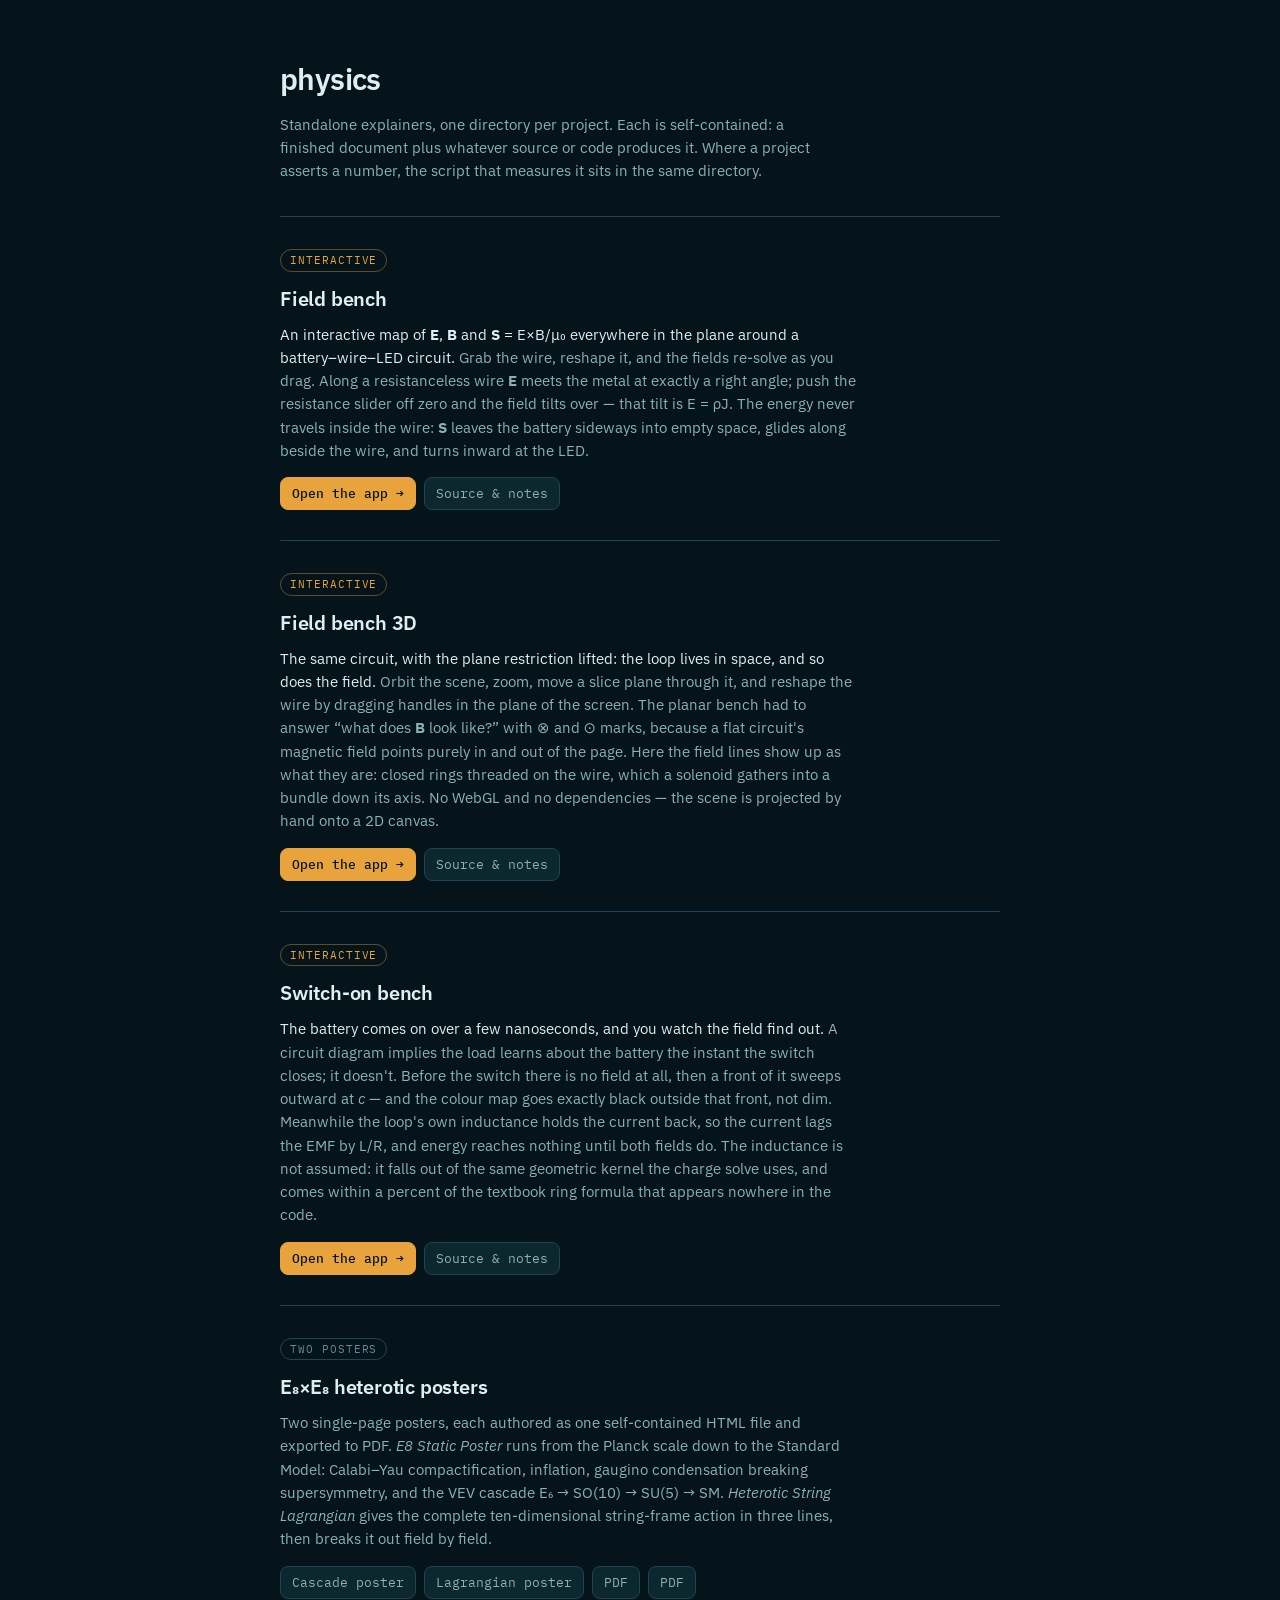
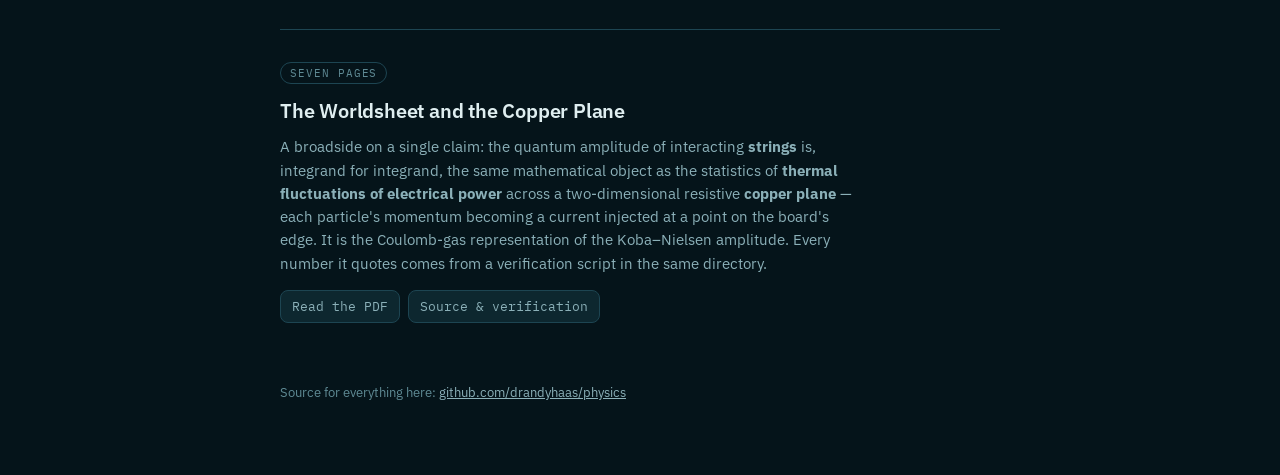
<file: index.html>
<!doctype html>
<html lang="en">
<head>
<meta charset="utf-8">
<meta name="viewport" content="width=device-width,initial-scale=1">
<title>physics — standalone explainers</title>
<meta name="description" content="Standalone physics explainers: an interactive field map around a real circuit, two E8xE8 heterotic string posters, and a broadside on strings and the copper plane.">
<link rel="preconnect" href="https://fonts.googleapis.com">
<link rel="preconnect" href="https://fonts.gstatic.com" crossorigin>
<link href="https://fonts.googleapis.com/css2?family=IBM+Plex+Mono:wght@400;500&family=IBM+Plex+Sans:wght@400;500;600&display=swap" rel="stylesheet">
<style>
:root{
  --ink:#05141a;
  --panel:#0d272f;
  --panel-2:#12333d;
  --rule:#1d4552;
  --text:#dfeef0;
  --text-dim:#8bb0b8;
  --text-faint:#5f8a94;
  --signal:#e8a33d;
  --signal-soft:#ffd98a;
}
*{box-sizing:border-box}
body{
  margin:0;background:var(--ink);color:var(--text);
  font-family:'IBM Plex Sans',system-ui,-apple-system,'Segoe UI',sans-serif;
  font-size:15px;line-height:1.55;
  -webkit-font-smoothing:antialiased;
}
.wrap{max-width:760px;margin:0 auto;padding:0 20px 72px}

header{padding-block:56px 34px;border-bottom:1px solid var(--rule)}
h1{
  margin:0 0 10px;font-size:30px;font-weight:600;letter-spacing:-.02em;
}
header p{margin:0;color:var(--text-dim);max-width:62ch}

.projects{list-style:none;margin:0;padding:0}
.card{
  border-bottom:1px solid var(--rule);
  padding-block:30px;
}
.card:last-child{border-bottom:0}
.tag{
  display:inline-block;font-family:'IBM Plex Mono',ui-monospace,monospace;
  font-size:10.5px;letter-spacing:.09em;text-transform:uppercase;
  color:var(--signal);border:1px solid rgba(232,163,61,.4);
  border-radius:999px;padding:2px 9px;margin-bottom:11px;
}
.tag.quiet{color:var(--text-faint);border-color:var(--rule)}
h2{margin:0 0 9px;font-size:20px;font-weight:600;letter-spacing:-.01em}
h2 a{color:var(--text);text-decoration:none}
h2 a:hover{color:var(--signal-soft)}
.card p{margin:0 0 15px;color:var(--text-dim);max-width:64ch}
.card p .lede{color:var(--text)}

.links{display:flex;flex-wrap:wrap;gap:8px}
.links a{
  font-family:'IBM Plex Mono',ui-monospace,monospace;font-size:12.5px;
  color:var(--text-dim);text-decoration:none;
  background:var(--panel);border:1px solid var(--rule);border-radius:8px;
  padding:6px 11px;transition:border-color .12s,color .12s,background .12s;
}
.links a:hover{color:var(--text);border-color:var(--text-faint);background:var(--panel-2)}
.links a.go{
  color:var(--ink);background:var(--signal);border-color:var(--signal);font-weight:500;
}
.links a.go:hover{background:var(--signal-soft);border-color:var(--signal-soft);color:var(--ink)}

footer{
  padding-top:30px;color:var(--text-faint);font-size:13px;
}
footer a{color:var(--text-dim)}
footer a:hover{color:var(--signal-soft)}

@media (max-width:520px){
  header{padding-block:40px 26px}
  h1{font-size:25px}
  body{font-size:14.5px}
}
</style>
</head>
<body>
<div class="wrap">

<header>
  <h1>physics</h1>
  <p>Standalone explainers, one directory per project. Each is self-contained:
  a finished document plus whatever source or code produces it. Where a project
  asserts a number, the script that measures it sits in the same directory.</p>
</header>

<ul class="projects">

  <li class="card">
    <span class="tag">Interactive</span>
    <h2><a href="EMviewer/">Field bench</a></h2>
    <p><span class="lede">An interactive map of <strong>E</strong>, <strong>B</strong> and
    <strong>S</strong> = E×B/μ₀ everywhere in the plane around a battery–wire–LED
    circuit.</span> Grab the wire, reshape it, and the fields re-solve as you drag.
    Along a resistanceless wire <strong>E</strong> meets the metal at exactly a right
    angle; push the resistance slider off zero and the field tilts over — that tilt
    is E = ρJ. The energy never travels inside the wire: <strong>S</strong> leaves the
    battery sideways into empty space, glides along beside the wire, and turns inward
    at the LED.</p>
    <div class="links">
      <a class="go" href="EMviewer/">Open the app →</a>
      <a href="https://github.com/drandyhaas/physics/tree/main/EMviewer">Source &amp; notes</a>
    </div>
  </li>

  <li class="card">
    <span class="tag">Interactive</span>
    <h2><a href="EMviewer3D/">Field bench 3D</a></h2>
    <p><span class="lede">The same circuit, with the plane restriction lifted: the loop
    lives in space, and so does the field.</span> Orbit the scene, zoom, move a slice
    plane through it, and reshape the wire by dragging handles in the plane of the screen.
    The planar bench had to answer &ldquo;what does <strong>B</strong> look like?&rdquo;
    with &otimes; and &odot; marks, because a flat circuit's magnetic field points purely
    in and out of the page. Here the field lines show up as what they are: closed rings
    threaded on the wire, which a solenoid gathers into a bundle down its axis. No WebGL
    and no dependencies &mdash; the scene is projected by hand onto a 2D canvas.</p>
    <div class="links">
      <a class="go" href="EMviewer3D/">Open the app &rarr;</a>
      <a href="https://github.com/drandyhaas/physics/tree/main/EMviewer3D">Source &amp; notes</a>
    </div>
  </li>

  <li class="card">
    <span class="tag">Interactive</span>
    <h2><a href="EMviewer4D/">Switch-on bench</a></h2>
    <p><span class="lede">The battery comes on over a few nanoseconds, and you watch the
    field find out.</span> A circuit diagram implies the load learns about the battery the
    instant the switch closes; it doesn't. Before the switch there is no field at all, then
    a front of it sweeps outward at <em>c</em> &mdash; and the colour map goes exactly black
    outside that front, not dim. Meanwhile the loop's own inductance holds the current back,
    so the current lags the EMF by L/R, and energy reaches nothing until both fields do. The
    inductance is not assumed: it falls out of the same geometric kernel the charge solve
    uses, and comes within a percent of the textbook ring formula that appears nowhere in
    the code.</p>
    <div class="links">
      <a class="go" href="EMviewer4D/">Open the app &rarr;</a>
      <a href="https://github.com/drandyhaas/physics/tree/main/EMviewer4D">Source &amp; notes</a>
    </div>
  </li>

  <li class="card">
    <span class="tag quiet">Two posters</span>
    <h2>E₈×E₈ heterotic posters</h2>
    <p>Two single-page posters, each authored as one self-contained HTML file and
    exported to PDF. <em>E8 Static Poster</em> runs from the Planck scale down to the
    Standard Model: Calabi–Yau compactification, inflation, gaugino condensation
    breaking supersymmetry, and the VEV cascade E₆ → SO(10) → SU(5) → SM.
    <em>Heterotic String Lagrangian</em> gives the complete ten-dimensional
    string-frame action in three lines, then breaks it out field by field.</p>
    <div class="links">
      <a href="e8-heterotic-posters/E8.html">Cascade poster</a>
      <a href="e8-heterotic-posters/E8_eq.html">Lagrangian poster</a>
      <a href="e8-heterotic-posters/E8%20Static%20Poster.pdf">PDF</a>
      <a href="e8-heterotic-posters/E8%C3%97E8%20Heterotic%20String%20Lagrangian.pdf">PDF</a>
    </div>
  </li>

  <li class="card">
    <span class="tag quiet">Seven pages</span>
    <h2>The Worldsheet and the Copper Plane</h2>
    <p>A broadside on a single claim: the quantum amplitude of interacting
    <strong>strings</strong> is, integrand for integrand, the same mathematical object
    as the statistics of <strong>thermal fluctuations of electrical power</strong>
    across a two-dimensional resistive <strong>copper plane</strong> — each particle's
    momentum becoming a current injected at a point on the board's edge. It is the
    Coulomb-gas representation of the Koba–Nielsen amplitude. Every number it quotes
    comes from a verification script in the same directory.</p>
    <div class="links">
      <a href="string-copper-correspondence/string_copper_correspondence.pdf">Read the PDF</a>
      <a href="https://github.com/drandyhaas/physics/tree/main/string-copper-correspondence">Source &amp; verification</a>
    </div>
  </li>

</ul>

<footer>
  Source for everything here:
  <a href="https://github.com/drandyhaas/physics">github.com/drandyhaas/physics</a>
</footer>

</div>
</body>
</html>
</file>
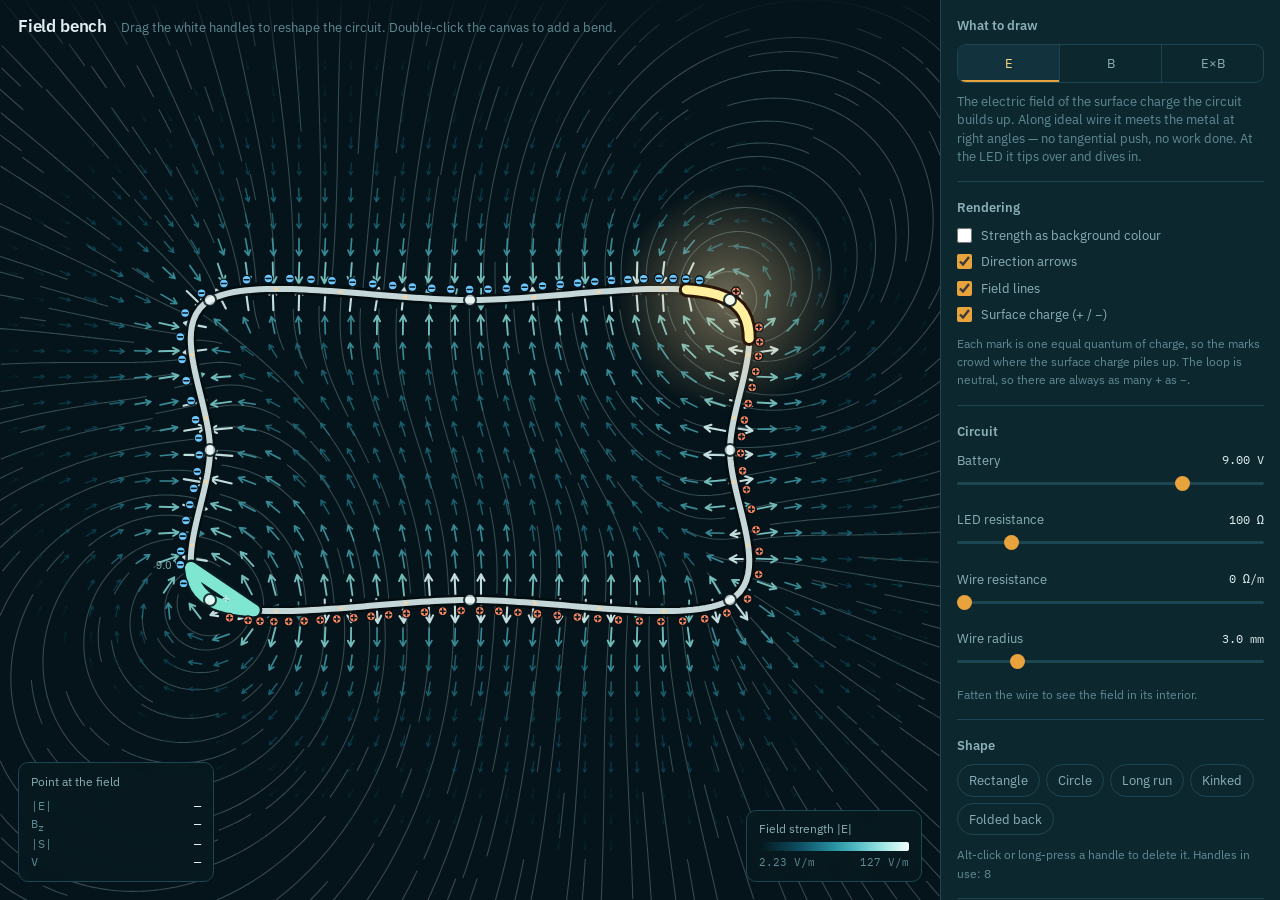
<file: EMviewer/index.html>
<!DOCTYPE html>
<html lang="en">
<head>
<meta charset="utf-8">
<meta name="viewport" content="width=device-width, initial-scale=1, viewport-fit=cover">
<title>Field bench — E, B and E×B around a real circuit</title>
<link rel="preconnect" href="https://fonts.googleapis.com">
<link rel="preconnect" href="https://fonts.gstatic.com" crossorigin>
<link href="https://fonts.googleapis.com/css2?family=IBM+Plex+Mono:wght@400;500&family=IBM+Plex+Sans:wght@400;500;600&display=swap" rel="stylesheet">
<link rel="stylesheet" href="styles.css">
</head>
<body>
<div class="shell">
  <div class="stage">
    <canvas id="cv"></canvas>

    <div class="stage-head">
      <h1>Field bench</h1>
      <p>Drag the white handles to reshape the circuit.<span class="hint-more"> Double-click the canvas to add a bend.</span></p>
    </div>

    <button class="railtoggle" id="railtoggle" aria-expanded="false">Controls</button>

    <div class="readout" id="readout">
      <div class="rhead" id="rhead">Point at the field</div>
      <span class="rl"><span class="rk">|E|</span><span class="rv" id="ro-e">—</span></span>
      <span class="rl"><span class="rk">B<sub>z</sub></span><span class="rv" id="ro-b">—</span></span>
      <span class="rl"><span class="rk">|S|</span><span class="rv" id="ro-s">—</span></span>
      <span class="rl"><span class="rk">V</span><span class="rv" id="ro-v">—</span></span>
    </div>

    <div class="legend">
      <div class="cap" id="leg-cap">Field strength</div>
      <div class="bar" id="leg-bar"></div>
      <div class="ends"><span id="leg-lo">—</span><span id="leg-hi">—</span></div>
    </div>
  </div>

  <aside class="rail" id="rail">
    <div class="group">
      <h2>What to draw</h2>
      <div class="seg" role="group" aria-label="Field to display">
        <button id="m-E" aria-pressed="true">E</button>
        <button id="m-B" aria-pressed="false">B</button>
        <button id="m-S" aria-pressed="false">E×B</button>
      </div>
      <p class="mode-note" id="modenote"></p>
    </div>

    <div class="group">
      <h2>Rendering</h2>
      <div class="checks">
        <label class="check"><input type="checkbox" id="c-heat"> Strength as background colour</label>
        <label class="check"><input type="checkbox" id="c-arrows" checked> Direction arrows</label>
        <label class="check"><input type="checkbox" id="c-lines" checked> Field lines</label>
        <label class="check"><input type="checkbox" id="c-charge" checked> Surface charge (+ / −)</label>
      </div>
      <p class="hint" style="margin:9px 0 0">
        Each mark is one equal quantum of charge, so the marks crowd where the surface
        charge piles up. The loop is neutral, so there are always as many + as −.
      </p>
    </div>

    <div class="group">
      <h2>Circuit</h2>
      <div class="row"><label for="s-emf">Battery</label><span class="val" id="v-emf"></span></div>
      <input type="range" id="s-emf" min="0.2" max="12" step="0.1" value="9">

      <div class="row"><label for="s-led">LED resistance</label><span class="val" id="v-led"></span></div>
      <input type="range" id="s-led" min="5" max="600" step="5" value="100">

      <div class="row"><label for="s-rho">Wire resistance</label><span class="val" id="v-rho"></span></div>
      <input type="range" id="s-rho" min="0" max="120" step="1" value="0">

      <div class="row"><label for="s-rad">Wire radius</label><span class="val" id="v-rad"></span></div>
      <input type="range" id="s-rad" min="1" max="12" step="0.5" value="3">
      <p class="hint" style="margin:6px 0 0">Fatten the wire to see the field in its interior.</p>
    </div>

    <div class="group">
      <h2>Shape</h2>
      <div class="chips">
        <button data-preset="rect">Rectangle</button>
        <button data-preset="circle">Circle</button>
        <button data-preset="long">Long run</button>
        <button data-preset="kink">Kinked</button>
        <button data-preset="folded">Folded back</button>
      </div>
      <p class="hint" style="margin:10px 0 0">Alt-click or long-press a handle to delete it. Handles in use: <span id="nh">—</span></p>
    </div>

    <div class="group">
      <h2>Numbers</h2>
      <div class="facts">
        <div><span>Current</span><span id="f-I">—</span></div>
        <div><span>Power into LED</span><span id="f-P">—</span></div>
        <div><span>Loop length</span><span id="f-L">—</span></div>
        <div><span>E inside plain wire</span><span id="f-Ew">—</span></div>
        <div><span>E inside LED</span><span id="f-El">—</span></div>
        <div><span>E inside battery</span><span id="f-Eb">—</span></div>
        <div><span>Peak surface charge</span><span id="f-q">—</span></div>
      </div>
      <p class="prose" style="margin:12px 0 0">
        Push <b>wire resistance</b> off zero and the field inside the plain wire stops being zero.
        That is Ohm's law, E = ρJ, sitting inside the metal — and the energy flow tips inward
        along the whole run instead of gliding past it.
      </p>
    </div>

    <div class="group">
      <h2>How this is computed</h2>
      <p class="prose">
        The wire is a filament carrying an unknown surface charge. Ohm's law fixes the potential
        everywhere along it — flat along ideal wire, sloping across the LED, stepping up across the
        battery — so the charge is whatever reproduces that potential. The app solves that
        boundary-value problem, then takes <b>E</b> from Coulomb and <b>B</b> from Biot–Savart.
        Nothing here is drawn by hand; the field shapes are the solution.
      </p>
      <p class="prose" style="margin-top:9px">
        The LED is modelled as a plain resistor, the wire as a thin filament, and everything is
        shown in the plane of the circuit, where <b>B</b> points purely in and out of the screen.
      </p>
    </div>
  </aside>
</div>

<!--
  Cache stamp. GitHub Pages serves every file with Cache-Control: max-age=600
  and offers no way to change that, so for ten minutes after a push a browser
  can pair a freshly fetched index.html with a solver still sitting in its
  cache. That is worse than being merely stale: the app then calls into a
  solver that has not got the function yet and the page breaks outright.

  Pages stamps every file with the DEPLOY time, changed or not, so
  document.lastModified moves on every push and on nothing else -- exactly the
  token wanted, with no build step to produce it. async = false keeps the load
  order that plain src tags would have given. Over file:// there is no cache to
  defeat and no server to ask, so the stamp is left off and the URLs stay
  exactly as they were.
-->
<script>
  (function () {
    var v = location.protocol === 'file:' ? ''
          : '?v=' + (Date.parse(document.lastModified) || 0);
    ['src/solver.js', 'src/app.js'].forEach(function (src) {
      var el = document.createElement('script');
      el.src = src + v;
      el.async = false;                 // keep them in order
      document.body.appendChild(el);
    });
  })();
</script>
</body>
</html>
</file>
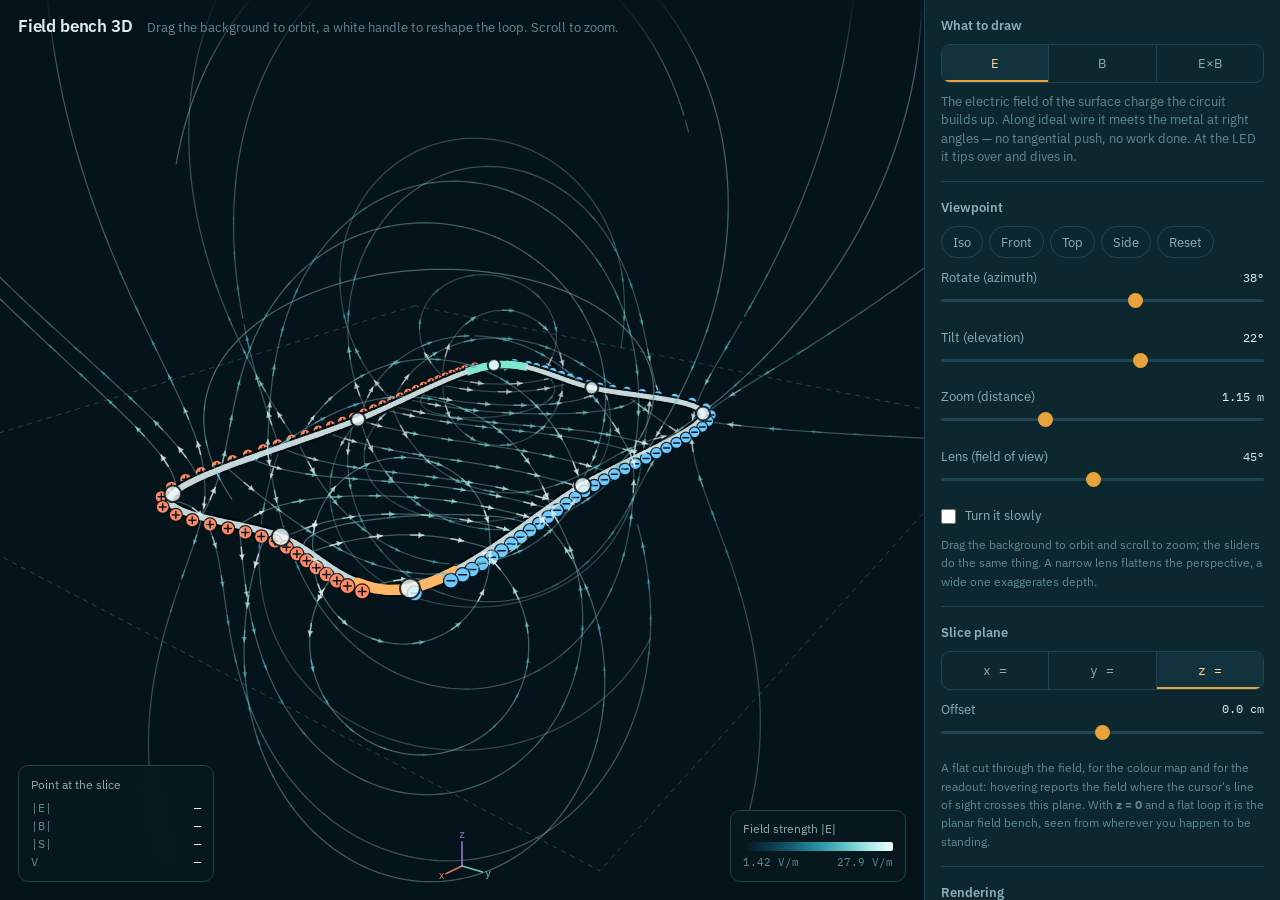
<file: EMviewer3D/index.html>
<!DOCTYPE html>
<html lang="en">
<head>
<meta charset="utf-8">
<meta name="viewport" content="width=device-width, initial-scale=1, viewport-fit=cover">
<title>Field bench 3D — E, B and E×B around a circuit in space</title>
<link rel="preconnect" href="https://fonts.googleapis.com">
<link rel="preconnect" href="https://fonts.gstatic.com" crossorigin>
<link href="https://fonts.googleapis.com/css2?family=IBM+Plex+Mono:wght@400;500&family=IBM+Plex+Sans:wght@400;500;600&display=swap" rel="stylesheet">
<link rel="stylesheet" href="styles.css">
</head>
<body>
<div class="shell">
  <div class="stage">
    <canvas id="cv"></canvas>

    <div class="stage-head">
      <h1>Field bench 3D</h1>
      <p>Drag the background to orbit, a white handle to reshape the loop.<span class="hint-more"> Scroll to zoom.</span></p>
    </div>

    <button class="railtoggle" id="railtoggle" aria-expanded="false">Controls</button>

    <div class="readout" id="readout">
      <div class="rhead" id="rhead">Point at the slice</div>
      <span class="rl"><span class="rk">|E|</span><span class="rv" id="ro-e">—</span></span>
      <span class="rl"><span class="rk">|B|</span><span class="rv" id="ro-b">—</span></span>
      <span class="rl"><span class="rk">|S|</span><span class="rv" id="ro-s">—</span></span>
      <span class="rl"><span class="rk">V</span><span class="rv" id="ro-v">—</span></span>
    </div>

    <div class="legend">
      <div class="cap" id="leg-cap">Field strength</div>
      <div class="bar" id="leg-bar"></div>
      <div class="ends"><span id="leg-lo">—</span><span id="leg-hi">—</span></div>
    </div>
  </div>

  <aside class="rail" id="rail">
    <div class="group">
      <h2>What to draw</h2>
      <div class="seg" id="modeseg">
        <button data-mode="E" aria-pressed="true">E</button>
        <button data-mode="B" aria-pressed="false">B</button>
        <button data-mode="S" aria-pressed="false">E×B</button>
      </div>
      <p class="mode-note" id="modenote"></p>
    </div>

    <div class="group">
      <h2>Viewpoint</h2>
      <div class="chips" id="viewchips">
        <button data-view="iso">Iso</button>
        <button data-view="front">Front</button>
        <button data-view="top">Top</button>
        <button data-view="side">Side</button>
        <button data-view="reset">Reset</button>
      </div>
      <div class="row"><label for="s-az">Rotate (azimuth)</label><span class="val" id="v-az">—</span></div>
      <input type="range" id="s-az" min="-180" max="180" step="1" value="38">
      <div class="row"><label for="s-el">Tilt (elevation)</label><span class="val" id="v-el">—</span></div>
      <input type="range" id="s-el" min="-89" max="89" step="1" value="22">
      <div class="row"><label for="s-dist">Zoom (distance)</label><span class="val" id="v-dist">—</span></div>
      <input type="range" id="s-dist" min="30" max="300" step="1" value="115">
      <div class="row"><label for="s-fov">Lens (field of view)</label><span class="val" id="v-fov">—</span></div>
      <input type="range" id="s-fov" min="14" max="80" step="1" value="45">
      <div class="checks" style="margin-top:10px">
        <label class="check"><input type="checkbox" id="c-spin"> Turn it slowly</label>
      </div>
      <p class="hint" style="margin:9px 0 0">
        Drag the background to orbit and scroll to zoom; the sliders do the same thing.
        A narrow lens flattens the perspective, a wide one exaggerates depth.
      </p>
    </div>

    <div class="group">
      <h2>Slice plane</h2>
      <div class="seg" id="axisseg">
        <button data-axis="x" aria-pressed="false">x =</button>
        <button data-axis="y" aria-pressed="false">y =</button>
        <button data-axis="z" aria-pressed="true">z =</button>
      </div>
      <div class="row"><label for="s-off">Offset</label><span class="val" id="v-off">—</span></div>
      <input type="range" id="s-off" min="-300" max="300" step="1" value="0">
      <p class="hint" style="margin:9px 0 0">
        A flat cut through the field, for the colour map and for the readout: hovering
        reports the field where the cursor's line of sight crosses this plane. With
        <b>z = 0</b> and a flat loop it is the planar field bench, seen from wherever you
        happen to be standing.
      </p>
    </div>

    <div class="group">
      <h2>Rendering</h2>
      <div class="checks">
        <label class="check"><input type="checkbox" id="c-arrows" checked> Arrows along the field lines</label>
        <label class="check"><input type="checkbox" id="c-lines" checked> The field lines themselves</label>
        <label class="check"><input type="checkbox" id="c-charge" checked> Surface charge (+ / −)</label>
        <label class="check"><input type="checkbox" id="c-heat"> Strength as colour on the slice</label>
        <label class="check"><input type="checkbox" id="c-frame" checked> Outline the slice</label>
      </div>
      <div class="row"><label for="s-asize">Arrow size</label><span class="val" id="v-asize">—</span></div>
      <input type="range" id="s-asize" min="35" max="220" step="5" value="90">
      <p class="hint" style="margin:9px 0 0">
        Field lines are seeded on a lattice filling the space around the circuit, and the
        arrows ride on them: a line's tangent is the field direction, so an arrow on a line
        already points the right way. The two switch independently — arrows alone give a
        flow without the curves. Arrows in weak field fade rather than being cut off, so
        what thins out is the field thinning out.
      </p>
    </div>

    <div class="group">
      <h2>Circuit</h2>
      <div class="row"><label for="s-emf">Battery</label><span class="val" id="v-emf">—</span></div>
      <input type="range" id="s-emf" min="1" max="12" step="0.5" value="9">
      <div class="row"><label for="s-led">LED resistance</label><span class="val" id="v-led">—</span></div>
      <input type="range" id="s-led" min="10" max="600" step="5" value="100">
      <div class="row"><label for="s-rho">Wire resistance</label><span class="val" id="v-rho">—</span></div>
      <input type="range" id="s-rho" min="0" max="120" step="1" value="0">
      <div class="row"><label for="s-rad">Wire radius</label><span class="val" id="v-rad">—</span></div>
      <input type="range" id="s-rad" min="1" max="12" step="0.5" value="3">
      <p class="hint" style="margin:9px 0 0">Fatten the wire to see the field in its interior.</p>
    </div>

    <div class="group">
      <h2>Shape</h2>
      <div class="chips" id="chips">
        <button data-p="rect">Rectangle</button>
        <button data-p="circle">Circle</button>
        <button data-p="tilt">Tilted</button>
        <button data-p="helix">Solenoid</button>
        <button data-p="saddle">Saddle</button>
      </div>
      <p class="hint" style="margin:9px 0 0">
        Dragging a handle moves it in the plane of the screen, so orbit first, then drag:
        the direction you push it depends on where you are looking from.
        Handles in use: <span id="f-n">8</span>
      </p>
    </div>

    <div class="group">
      <h2>Numbers</h2>
      <div class="facts">
        <div><span>Current</span><span id="f-I">—</span></div>
        <div><span>Power into LED</span><span id="f-P">—</span></div>
        <div><span>Loop length</span><span id="f-L">—</span></div>
        <div><span>E inside plain wire</span><span id="f-Ew">—</span></div>
        <div><span>E inside LED</span><span id="f-El">—</span></div>
        <div><span>Peak surface charge</span><span id="f-q">—</span></div>
      </div>
    </div>

    <div class="group">
      <h2>How this is computed</h2>
      <p class="prose">
        The wire is a closed filament in space carrying an unknown line charge density. Ohm's
        law fixes the potential along it — flat along ideal wire, sloping across the LED,
        stepping up across the battery — so the charge is whatever reproduces that potential.
        The app solves that boundary-value problem, then takes <b>E</b> from Coulomb and
        <b>B</b> from the exact field of each finite straight filament.
      </p>
      <p class="prose" style="margin-top:9px">
        The Coulomb kernel was always three-dimensional, so the charge solve is the same one
        the planar bench does. What is new is that <b>B</b> is a full vector rather than one
        component, which is why the loop no longer has to lie in a plane.
      </p>
    </div>
  </aside>
</div>

<!--
  Cache stamp. GitHub Pages serves every file with Cache-Control: max-age=600
  and offers no way to change that, so for ten minutes after a push a browser
  can pair a freshly fetched index.html with a solver still sitting in its
  cache. That is worse than being merely stale: the app then calls into a
  solver that has not got the function yet and the page breaks outright.

  Pages stamps every file with the DEPLOY time, changed or not, so
  document.lastModified moves on every push and on nothing else -- exactly the
  token wanted, with no build step to produce it. async = false keeps the load
  order that plain src tags would have given. Over file:// there is no cache to
  defeat and no server to ask, so the stamp is left off and the URLs stay
  exactly as they were.
-->
<script>
  (function () {
    var v = location.protocol === 'file:' ? ''
          : '?v=' + (Date.parse(document.lastModified) || 0);
    ['src/solver3d.js', 'src/view3d.js', 'src/app.js'].forEach(function (src) {
      var el = document.createElement('script');
      el.src = src + v;
      el.async = false;                 // keep them in order
      document.body.appendChild(el);
    });
  })();
</script>
</body>
</html>
</file>
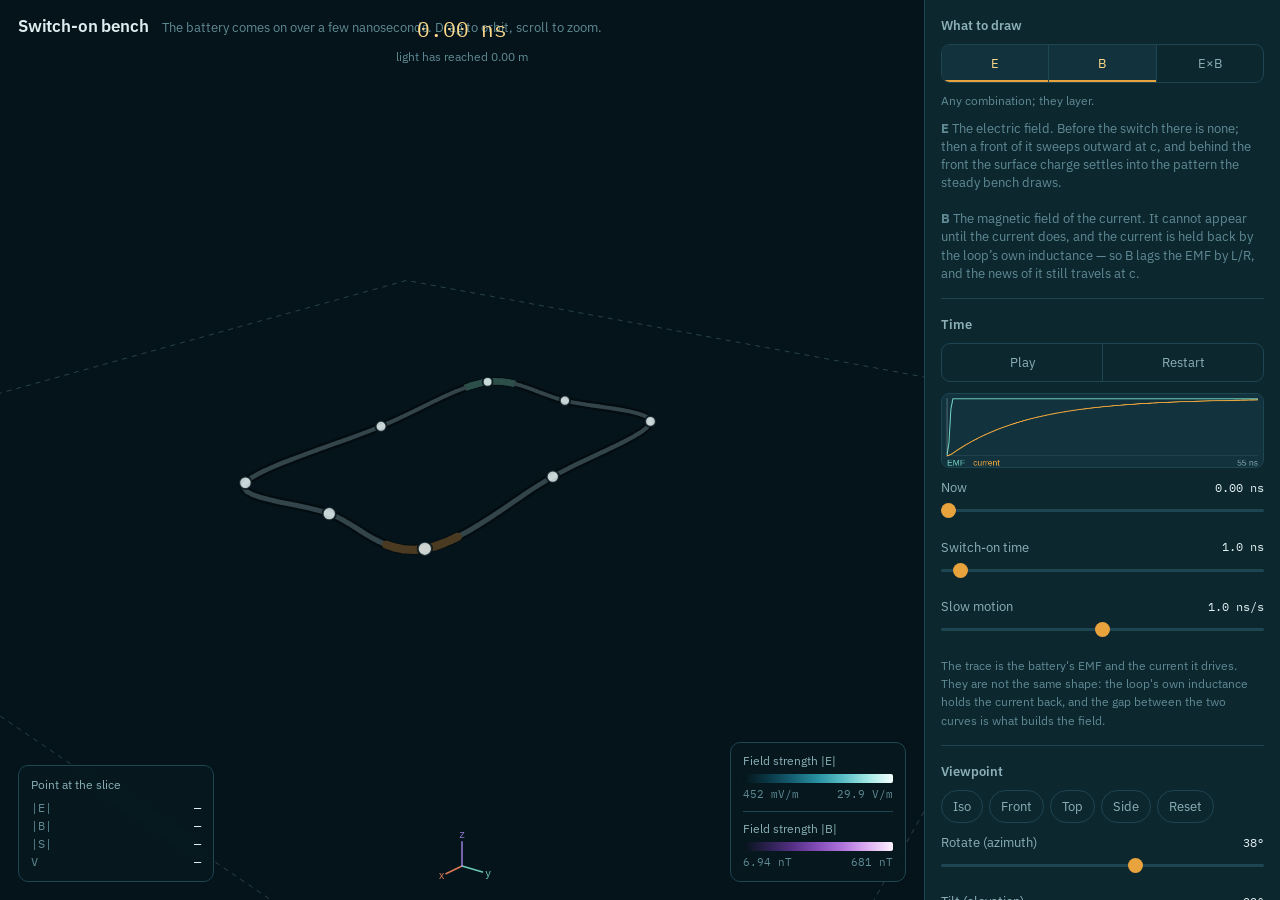
<file: EMviewer4D/index.html>
<!DOCTYPE html>
<html lang="en">
<head>
<meta charset="utf-8">
<meta name="viewport" content="width=device-width, initial-scale=1, viewport-fit=cover">
<title>Switch-on bench — a circuit turning on, in slow motion</title>
<link rel="preconnect" href="https://fonts.googleapis.com">
<link rel="preconnect" href="https://fonts.gstatic.com" crossorigin>
<link href="https://fonts.googleapis.com/css2?family=IBM+Plex+Mono:wght@400;500&family=IBM+Plex+Sans:wght@400;500;600&display=swap" rel="stylesheet">
<link rel="stylesheet" href="styles.css">
</head>
<body>
<div class="shell">
  <div class="stage">
    <canvas id="cv"></canvas>

    <div class="stage-head">
      <h1>Switch-on bench</h1>
      <p>The battery comes on over a few nanoseconds.<span class="hint-more"> Drag to orbit, scroll to zoom.</span></p>
    </div>

    <button class="railtoggle" id="railtoggle" aria-expanded="false">Controls</button>

    <div class="clock" id="clock">
      <span class="tnow" id="t-now">0.00 ns</span>
      <span class="tsub" id="t-sub">light has reached 0.00 m</span>
    </div>

    <div class="readout" id="readout">
      <div class="rhead" id="rhead">Point at the slice</div>
      <span class="rl"><span class="rk">|E|</span><span class="rv" id="ro-e">—</span></span>
      <span class="rl"><span class="rk">|B|</span><span class="rv" id="ro-b">—</span></span>
      <span class="rl"><span class="rk">|S|</span><span class="rv" id="ro-s">—</span></span>
      <span class="rl"><span class="rk">V</span><span class="rv" id="ro-v">—</span></span>
    </div>

    <div class="legend" id="legend-rows"></div>
  </div>

  <aside class="rail" id="rail">
    <div class="group">
      <h2>What to draw</h2>
      <div class="seg" id="modeseg">
        <button data-mode="E" aria-pressed="true">E</button>
        <button data-mode="B" aria-pressed="true">B</button>
        <button data-mode="S" aria-pressed="false">E×B</button>
      </div>
      <p class="hint" style="margin:8px 0 0">Any combination; they layer.</p>
      <p class="mode-note" id="modenote"></p>
    </div>

    <div class="group">
      <h2>Time</h2>
      <div class="seg" id="transport">
        <button id="btn-play">Play</button>
        <button id="btn-restart">Restart</button>
      </div>
      <canvas id="trace" class="trace" width="640" height="150"></canvas>
      <div class="row"><label for="s-t">Now</label><span class="val" id="v-t">—</span></div>
      <input type="range" id="s-t" min="0" max="1000" step="1" value="0">
      <div class="row"><label for="s-tau">Switch-on time</label><span class="val" id="v-tau">—</span></div>
      <input type="range" id="s-tau" min="2" max="200" step="1" value="10">
      <div class="row"><label for="s-speed">Slow motion</label><span class="val" id="v-speed">—</span></div>
      <input type="range" id="s-speed" min="0" max="100" step="1" value="50">
      <p class="hint" style="margin:9px 0 0">
        The trace is the battery's EMF and the current it drives. They are not the same
        shape: the loop's own inductance holds the current back, and the gap between the
        two curves is what builds the field.
      </p>
    </div>

    <div class="group">
      <h2>Viewpoint</h2>
      <div class="chips" id="viewchips">
        <button data-view="iso">Iso</button>
        <button data-view="front">Front</button>
        <button data-view="top">Top</button>
        <button data-view="side">Side</button>
        <button data-view="reset">Reset</button>
      </div>
      <div class="row"><label for="s-az">Rotate (azimuth)</label><span class="val" id="v-az">—</span></div>
      <input type="range" id="s-az" min="-180" max="180" step="1" value="38">
      <div class="row"><label for="s-el">Tilt (elevation)</label><span class="val" id="v-el">—</span></div>
      <input type="range" id="s-el" min="-89" max="89" step="1" value="22">
      <div class="row"><label for="s-dist">Zoom (distance)</label><span class="val" id="v-dist">—</span></div>
      <input type="range" id="s-dist" min="30" max="400" step="1" value="150">
      <div class="row"><label for="s-fov">Lens (field of view)</label><span class="val" id="v-fov">—</span></div>
      <input type="range" id="s-fov" min="14" max="80" step="1" value="45">
    </div>

    <div class="group">
      <h2>Rendering</h2>
      <div class="checks">
        <label class="check"><input type="checkbox" id="c-arrows" checked> Arrows through the volume</label>
        <label class="check"><input type="checkbox" id="c-heat"> Strength as colour on the slice</label>
        <label class="check"><input type="checkbox" id="c-lines" checked> Field lines in space</label>
        <label class="check"><input type="checkbox" id="c-charge" checked> Surface charge (+ / −)</label>
        <label class="check"><input type="checkbox" id="c-front" checked> Sphere of radius ct</label>
        <label class="check"><input type="checkbox" id="c-frame" checked> Outline the slice</label>
      </div>
      <div class="row"><label for="s-asize">Arrow size</label><span class="val" id="v-asize">—</span></div>
      <input type="range" id="s-asize" min="0" max="100" step="1" value="50">
      <div class="row"><label for="s-ldens">Field line density</label><span class="val" id="v-ldens">—</span></div>
      <input type="range" id="s-ldens" min="0" max="100" step="1" value="50">
      <p class="hint" style="margin:9px 0 0">
        With more than one field shown, the colour map takes the first of them &mdash; two
        over one plane is mud &mdash; while arrows and field lines layer happily, each in its
        own colour. The colour map is where the wavefront shows up most clearly. The sphere
        has radius <b>ct</b> about the <b>battery</b>, which is the only thing that changes:
        nothing else can respond until the news reaches it, so the field is strictly zero
        outside it. Wire the news has not reached is drawn dark, which is where <b>ct</b> has got
        to along the wire — exactly, where the charge marks are quantised and cannot be.
      </p>
    </div>

    <div class="group">
      <h2>Slice plane</h2>
      <div class="seg" id="axisseg">
        <button data-axis="x" aria-pressed="false">x =</button>
        <button data-axis="y" aria-pressed="false">y =</button>
        <button data-axis="z" aria-pressed="true">z =</button>
      </div>
      <div class="row"><label for="s-off">Offset</label><span class="val" id="v-off">—</span></div>
      <input type="range" id="s-off" min="-300" max="300" step="1" value="0">
    </div>

    <div class="group">
      <h2>Circuit</h2>
      <div class="row"><label for="s-emf">Battery</label><span class="val" id="v-emf">—</span></div>
      <input type="range" id="s-emf" min="1" max="12" step="0.5" value="9">
      <div class="row"><label for="s-led">LED resistance</label><span class="val" id="v-led">—</span></div>
      <input type="range" id="s-led" min="10" max="600" step="5" value="100">
      <div class="row"><label for="s-rho">Wire resistance</label><span class="val" id="v-rho">—</span></div>
      <input type="range" id="s-rho" min="0" max="120" step="1" value="0">
      <div class="row"><label for="s-rad">Wire radius</label><span class="val" id="v-rad">—</span></div>
      <input type="range" id="s-rad" min="1" max="12" step="0.5" value="3">
    </div>

    <div class="group">
      <h2>Shape</h2>
      <div class="chips" id="chips">
        <button data-p="rect">Rectangle</button>
        <button data-p="circle">Circle</button>
        <button data-p="tilt">Tilted</button>
        <button data-p="helix">Solenoid</button>
        <button data-p="saddle">Saddle</button>
      </div>
    </div>

    <div class="group">
      <h2>Numbers</h2>
      <div class="facts">
        <div><span>EMF now</span><span id="f-e">—</span></div>
        <div><span>Current now</span><span id="f-I">—</span></div>
        <div><span>Settles at</span><span id="f-Iss">—</span></div>
        <div><span>Loop inductance</span><span id="f-L">—</span></div>
        <div><span>L / R</span><span id="f-lr">—</span></div>
        <div><span>Light along the wire</span><span id="f-cross">—</span></div>
        <div><span>Loop length</span><span id="f-len">—</span></div>
      </div>
      <p class="hint" style="margin:10px 0 0">
        When <b>L/R</b> is much longer than the light-crossing time, the circuit is behaving
        quasi-statically and the model is on firm ground. Push the switch-on time down until
        the two are comparable and you are looking at an illustration rather than a
        derivation — see the README.
      </p>
    </div>

    <div class="group">
      <h2>How this is computed</h2>
      <p class="prose">
        Ohm's law along the wire, with the induced field kept: the potential gradient is the
        battery's EMF, minus the resistive drop, minus ∂<b>A</b>/∂t. Integrated once around
        the loop those three give <b>L İ + R I = e(t)</b>, and <b>L</b> is not assumed — it
        is the same geometric kernel the charge solve uses, weighted by <b>t·t′</b> instead
        of 1.
      </p>
      <p class="prose" style="margin-top:9px">
        The charge is linear in (e, I, İ), so three solves of one matrix give it for all
        time. Continuity then fixes how the current varies along the wire, and that
        variation is what radiates. The field comes from Jefimenko's equations at retarded
        time, so causality is not imposed anywhere: it falls out of the lookup.
      </p>
    </div>
  </aside>
</div>

<!--
  Cache stamp. GitHub Pages serves every file with Cache-Control: max-age=600
  and offers no way to change that, so for ten minutes after a push a browser
  can pair a freshly fetched index.html with a solver still sitting in its
  cache. That is worse than being merely stale: the app then calls into a
  solver that has not got the function yet and the page breaks outright.

  Pages stamps every file with the DEPLOY time, changed or not, so
  document.lastModified moves on every push and on nothing else -- exactly the
  token wanted, with no build step to produce it. async = false keeps the load
  order that plain src tags would have given. Over file:// there is no cache to
  defeat and no server to ask, so the stamp is left off and the URLs stay
  exactly as they were.
-->
<script>
  (function () {
    var v = location.protocol === 'file:' ? ''
          : '?v=' + (Date.parse(document.lastModified) || 0);
    ['src/solver4d.js', 'src/view3d.js', 'src/app.js'].forEach(function (src) {
      var el = document.createElement('script');
      el.src = src + v;
      el.async = false;                 // keep them in order
      document.body.appendChild(el);
    });
  })();
</script>
</body>
</html>
</file>
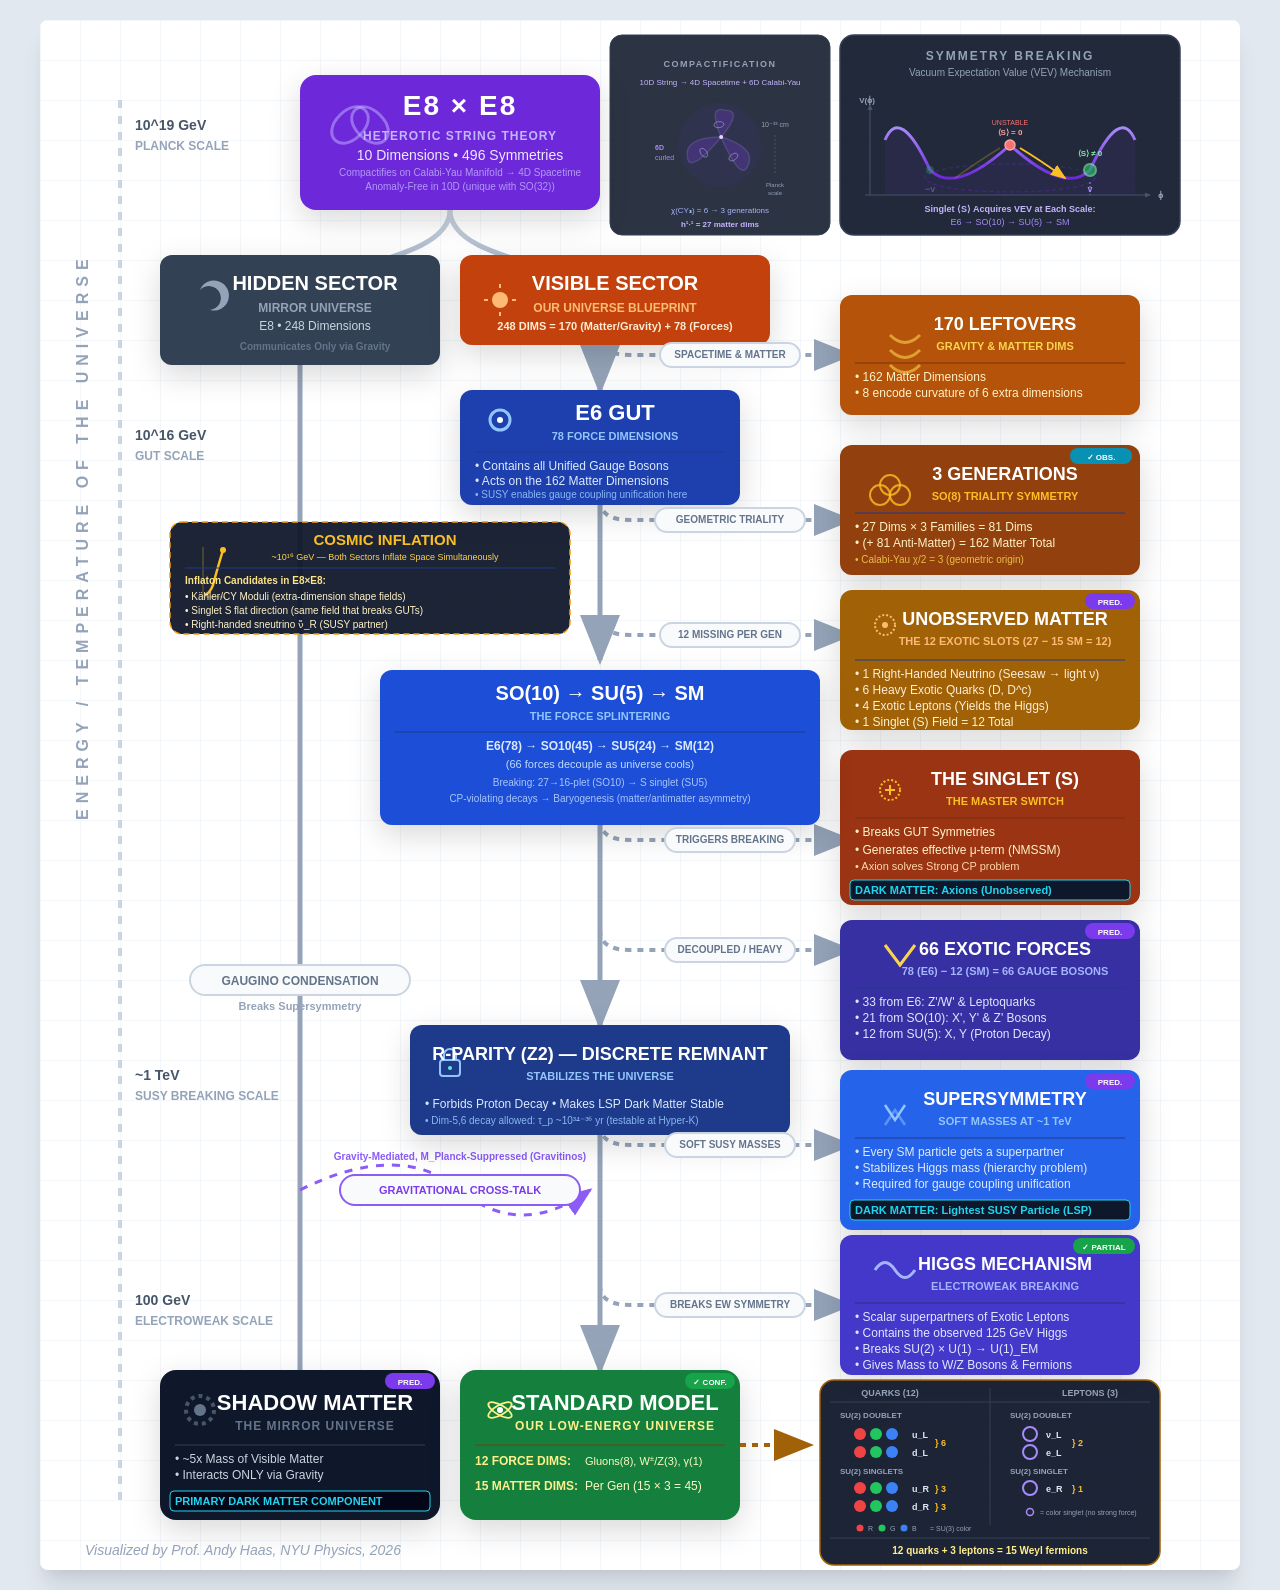
<file: E8.html>
<!DOCTYPE html>
<html lang="en">
<head>
    <meta charset="UTF-8">
    <meta name="viewport" content="width=device-width, initial-scale=1.0">
    <title>E8 Static Poster</title>
    <style>
        /* Base page styling */
        body {
            background-color: #e2e8f0;
            display: flex;
            flex-direction: column;
            align-items: center;
            font-family: -apple-system, BlinkMacSystemFont, "Segoe UI", Roboto, Helvetica, Arial, sans-serif;
            margin: 0;
            padding: 20px;
        }

        /* The Poster Container */
        .poster-container {
            background-color: #ffffff;
            box-shadow: 0 20px 25px -5px rgba(0, 0, 0, 0.1), 0 10px 10px -5px rgba(0, 0, 0, 0.04);
            max-width: 1200px;
            width: 100%;
            border-radius: 8px;
            overflow: hidden;
            position: relative;
        }

        /* SVG internal styling */
        svg {
            display: block;
            width: 100%;
            height: auto;
        }

        .node-shadow {
            filter: drop-shadow(0px 10px 15px rgba(0,0,0,0.15));
        }

        .text-bold { font-weight: 800; }
        .text-semibold { font-weight: 600; }
        .text-regular { font-weight: 400; }

        /* Print-specific CSS */
        @media print {
            body { background: white; padding: 0; margin: 0; }
            .poster-container {
                box-shadow: none;
                max-width: 100%;
                border-radius: 0;
            }
            @page {
                size: auto;
                margin: 0mm;
            }
        }
    </style>
</head>
<body>

    <div class="poster-container">
        <!-- The entire graphic is a pure SVG for infinite scaling and perfect print quality -->
        <svg xmlns="http://www.w3.org/2000/svg" viewBox="0 0 1200 1550">

            <defs>
                <!-- Background Blueprint Grid -->
                <pattern id="grid" width="40" height="40" patternUnits="userSpaceOnUse">
                    <path d="M 40 0 L 0 0 0 40" fill="none" stroke="#f1f5f9" stroke-width="1.5"/>
                </pattern>

                <!-- Arrowheads for lines -->
                <marker id="arrow" markerWidth="10" markerHeight="10" refX="9" refY="5" orient="auto">
                    <polygon points="0 1, 10 5, 0 9" fill="#94a3b8" />
                </marker>

                <marker id="arrow-down" markerWidth="10" markerHeight="10" refX="5" refY="9" orient="auto">
                    <polygon points="1 0, 5 10, 9 0" fill="#94a3b8" />
                </marker>

                <marker id="arrow-purple" markerWidth="10" markerHeight="10" refX="9" refY="5" orient="auto">
                    <polygon points="0 1, 10 5, 0 9" fill="#8b5cf6" />
                </marker>

                <!-- Gradients for connecting lines -->
                <linearGradient id="splitGrad" x1="0%" y1="0%" x2="0%" y2="100%">
                    <stop offset="0%" stop-color="#cbd5e1" />
                    <stop offset="100%" stop-color="#94a3b8" />
                </linearGradient>
            </defs>

            <!-- Background -->
            <rect width="100%" height="100%" fill="url(#grid)" />

            <!-- ================= TIMELINE AXIS (LEFT) ================= -->
            <line x1="80" y1="80" x2="80" y2="1480" stroke="#cbd5e1" stroke-width="4" stroke-dasharray="8 8" />

            <!-- Timeline Labels -->
            <g transform="translate(95, 110)">
                <text x="0" y="0" font-size="14" class="text-bold" fill="#475569">10^19 GeV</text>
                <text x="0" y="20" font-size="12" class="text-semibold" fill="#94a3b8">PLANCK SCALE</text>
            </g>

            <g transform="translate(95, 420)">
                <text x="0" y="0" font-size="14" class="text-bold" fill="#475569">10^16 GeV</text>
                <text x="0" y="20" font-size="12" class="text-semibold" fill="#94a3b8">GUT SCALE</text>
            </g>

            <g transform="translate(95, 1060)">
                <text x="0" y="0" font-size="14" class="text-bold" fill="#475569">~1 TeV</text>
                <text x="0" y="20" font-size="12" class="text-semibold" fill="#94a3b8">SUSY BREAKING SCALE</text>
            </g>

            <g transform="translate(95, 1285)">
                <text x="0" y="0" font-size="14" class="text-bold" fill="#475569">100 GeV</text>
                <text x="0" y="20" font-size="12" class="text-semibold" fill="#94a3b8">ELECTROWEAK SCALE</text>
            </g>

            <text x="-800" y="48" transform="rotate(-90)" font-size="16" class="text-bold" fill="#94a3b8" letter-spacing="6">ENERGY / TEMPERATURE OF THE UNIVERSE</text>


            <!-- ================= CONNECTING LINES ================= -->
            <!-- E8 to Hidden/Visible -->
            <path d="M 410 190 C 410 245, 260 245, 260 280" stroke="url(#splitGrad)" stroke-width="5" fill="none" marker-end="url(#arrow)" />
            <path d="M 410 190 C 410 245, 560 245, 560 280" stroke="url(#splitGrad)" stroke-width="5" fill="none" marker-end="url(#arrow)" />

            <!-- Hidden Track -->
            <path d="M 260 345 L 260 1350" stroke="#94a3b8" stroke-width="5" fill="none" />


            <!-- Visible Track Main Spine -->
            <path d="M 560 325 L 560 370" stroke="#94a3b8" stroke-width="5" fill="none" marker-end="url(#arrow)" />
            <path d="M 560 485 L 560 640" stroke="#94a3b8" stroke-width="5" fill="none" marker-end="url(#arrow)" />
            <path d="M 560 805 L 560 1005" stroke="#94a3b8" stroke-width="5" fill="none" marker-end="url(#arrow)" />

            <!-- Visible Track Breakoffs -->
            <path d="M 560 315 Q 560 335, 590 335 L 810 335" stroke="#94a3b8" stroke-width="4" stroke-dasharray="6 6" fill="none" marker-end="url(#arrow)" />
            <path d="M 560 480 Q 560 500, 590 500 L 810 500" stroke="#94a3b8" stroke-width="4" stroke-dasharray="6 6" fill="none" marker-end="url(#arrow)" />
            <path d="M 560 595 Q 560 615, 590 615 L 810 615" stroke="#94a3b8" stroke-width="4" stroke-dasharray="6 6" fill="none" marker-end="url(#arrow)" />
            <path d="M 560 800 Q 560 820, 590 820 L 810 820" stroke="#94a3b8" stroke-width="4" stroke-dasharray="6 6" fill="none" marker-end="url(#arrow)" />
            <path d="M 560 910 Q 560 930, 590 930 L 810 930" stroke="#94a3b8" stroke-width="4" stroke-dasharray="6 6" fill="none" marker-end="url(#arrow)" />
                        <path d="M 560 1105 Q 560 1125, 590 1125 L 810 1125" stroke="#94a3b8" stroke-width="4" stroke-dasharray="6 6" fill="none" marker-end="url(#arrow)" />
            <path d="M 560 1265 Q 560 1285, 590 1285 L 810 1285" stroke="#94a3b8" stroke-width="4" stroke-dasharray="6 6" fill="none" marker-end="url(#arrow)" />

            <!-- Gravitational Cross-Talk Wave -->
            <path d="M 260 1170 Q 360 1120, 420 1170 T 550 1170" fill="none" stroke="#8b5cf6" stroke-width="3" stroke-dasharray="8 8" marker-end="url(#arrow-purple)" />


            <!-- ================= LINE LABELS (PROCESSES) ================= -->
            <g transform="translate(260, 960)">
                <rect x="-110" y="-15" width="220" height="30" rx="15" fill="#f8fafc" stroke="#cbd5e1" stroke-width="2"/>
                <text x="0" y="5" text-anchor="middle" font-size="12" class="text-bold" fill="#64748b">GAUGINO CONDENSATION</text>
            </g>
            <text x="260" y="990" font-size="11" class="text-semibold" fill="#94a3b8" text-anchor="middle">Breaks Supersymmetry</text>

            <g transform="translate(420, 1170)">
                <rect x="-120" y="-15" width="240" height="30" rx="15" fill="#f8fafc" stroke="#8b5cf6" stroke-width="2"/>
                <text x="0" y="4" text-anchor="middle" font-size="11" class="text-bold" fill="#7c3aed">GRAVITATIONAL CROSS-TALK</text>
            </g>
            <text x="420" y="1140" font-size="10" class="text-semibold" fill="#8b5cf6" text-anchor="middle">Gravity-Mediated, M_Planck-Suppressed (Gravitinos)</text>



            <!-- ================= VEV SYMMETRY BREAKING GRAPHIC (TOP RIGHT) ================= -->
            <g transform="translate(970, 140)">
                <!-- Background panel -->
                <rect x="-170" y="-125" width="340" height="200" rx="14" fill="#0f172a" opacity="0.92"/>
                <rect x="-170" y="-125" width="340" height="200" rx="14" fill="none" stroke="#334155" stroke-width="1.5"/>

                <!-- Title -->
                <text x="0" y="-100" text-anchor="middle" font-size="12" class="text-bold" fill="#94a3b8" letter-spacing="2">SYMMETRY BREAKING</text>
                <text x="0" y="-84" text-anchor="middle" font-size="10" fill="#94a3b8">Vacuum Expectation Value (VEV) Mechanism</text>

                <!-- Mexican Hat Potential - 2D cross-section (W-shape) -->
                <!-- Correct shape: outer walls high, valleys at ±v, center peak at ϕ=0 -->

                <defs>
                    <linearGradient id="rimGrad" x1="0%" y1="0%" x2="0%" y2="100%">
                        <stop offset="0%" stop-color="#a78bfa"/>
                        <stop offset="100%" stop-color="#6d28d9"/>
                    </linearGradient>
                    <marker id="arrow-gold" markerWidth="8" markerHeight="8" refX="7" refY="4" orient="auto">
                        <polygon points="0 1, 8 4, 0 7" fill="#fbbf24" />
                    </marker>
                    <marker id="arrow-dim" markerWidth="6" markerHeight="6" refX="5" refY="3" orient="auto">
                        <polygon points="0 0.5, 6 3, 0 5.5" fill="#475569" />
                    </marker>
                </defs>

                <!-- Shaded region under curve -->
                <path d="M -125 -20 Q -110 -55, -80 10 Q -55 35, 0 -15 Q 55 35, 80 10 Q 110 -55, 125 -20 L 125 35 L -125 35 Z"
                      fill="#7c3aed" opacity="0.08"/>

                <!-- The W-shaped potential curve -->
                <!-- Left wall rises, dips to left valley, rises to center peak, dips to right valley, right wall rises -->
                <path d="M -125 -20 Q -110 -55, -80 10 Q -55 35, 0 -15 Q 55 35, 80 10 Q 110 -55, 125 -20"
                      fill="none" stroke="url(#rimGrad)" stroke-width="3"/>

                <!-- Back rim ellipse for 3D hint -->
                <ellipse cx="0" cy="18" rx="85" ry="14" fill="none" stroke="#6d28d9" stroke-width="1.2" stroke-dasharray="4 3" opacity="0.35"/>

                <!-- Unstable point at center peak (ϕ=0) -->
                <circle cx="0" cy="-15" r="5" fill="#f87171" stroke="#fca5a5" stroke-width="1.5"/>
                <text x="0" y="-25" text-anchor="middle" font-size="8" fill="#fca5a5" class="text-bold">⟨S⟩ = 0</text>
                <text x="0" y="-35" text-anchor="middle" font-size="7" fill="#f87171">UNSTABLE</text>

                <!-- Arrow showing rolling down from peak to right valley -->
                <path d="M 10 -12 Q 30 0, 55 18" fill="none" stroke="#fbbf24" stroke-width="2" marker-end="url(#arrow-gold)"/>
                <!-- Faint arrow to left valley -->
                <path d="M -10 -12 Q -30 0, -55 18" fill="none" stroke="#fbbf24" stroke-width="1.5" opacity="0.25"/>

                <!-- Stable point in right valley -->
                <circle cx="80" cy="10" r="6" fill="#22c55e" stroke="#86efac" stroke-width="2">
                    <animate attributeName="opacity" values="1;0.6;1" dur="3s" repeatCount="indefinite"/>
                </circle>
                <text x="80" y="-4" text-anchor="middle" font-size="8" fill="#86efac" class="text-bold">⟨S⟩ ≠ 0</text>

                <!-- Label: "v" under right valley -->
                <text x="80" y="32" text-anchor="middle" font-size="9" fill="#a78bfa" class="text-bold">v</text>
                <line x1="80" y1="22" x2="80" y2="35" stroke="#a78bfa" stroke-width="1" stroke-dasharray="2 2"/>

                <!-- Faint stable in left valley -->
                <circle cx="-80" cy="10" r="4" fill="#22c55e" opacity="0.3"/>
                <text x="-80" y="32" text-anchor="middle" font-size="9" fill="#a78bfa" opacity="0.4" class="text-bold">−v</text>

                <!-- V(φ) axis -->
                <line x1="-140" y1="35" x2="-140" y2="-55" stroke="#475569" stroke-width="1" marker-end="url(#arrow-dim)"/>
                <text x="-143" y="-57" text-anchor="middle" font-size="8" fill="#94a3b8" class="text-bold">V(ϕ)</text>

                <!-- φ axis -->
                <line x1="-145" y1="35" x2="140" y2="35" stroke="#475569" stroke-width="1" marker-end="url(#arrow-dim)"/>
                <text x="148" y="38" text-anchor="start" font-size="8" fill="#94a3b8" class="text-bold">ϕ</text>

                <!-- Breaking chain annotation -->
                <text x="0" y="52" text-anchor="middle" font-size="9" class="text-bold" fill="#c4b5fd">Singlet ⟨S⟩ Acquires VEV at Each Scale:</text>
                <text x="0" y="65" text-anchor="middle" font-size="9" fill="#a78bfa">E6 → SO(10) → SU(5) → SM</text>

            </g>


            <!-- ================= COMPACTIFICATION GRAPHIC ================= -->
            <g transform="translate(680, 125)">
                <!-- Background -->
                <rect x="-110" y="-110" width="220" height="200" rx="12" fill="#0f172a" opacity="0.88"/>
                <rect x="-110" y="-110" width="220" height="200" rx="12" fill="none" stroke="#334155" stroke-width="1"/>

                <!-- Title -->
                <text x="0" y="-78" text-anchor="middle" font-size="9" class="text-bold" fill="#94a3b8" letter-spacing="1.5">COMPACTIFICATION</text>

                <!-- 10D label -->
                <text x="0" y="-60" text-anchor="middle" font-size="8" fill="#c4b5fd">10D String → 4D Spacetime + 6D Calabi-Yau</text>

                <!-- Calabi-Yau inspired shape (trefoil cross-section) -->
                <g transform="translate(0, 10)">
                    <!-- Outer glow -->
                    <ellipse cx="0" cy="0" rx="42" ry="42" fill="#7c3aed" opacity="0.06"/>

                    <!-- Three-lobed Calabi-Yau cross section -->
                    <!-- Lobe 1 (top) -->
                    <path d="M 0 -8 Q -18 -38, 0 -35 Q 18 -38, 0 -8" fill="#7c3aed" opacity="0.25" stroke="#a78bfa" stroke-width="1.5"/>
                    <!-- Lobe 2 (bottom-left) -->
                    <path d="M 0 -8 Q -38 -2, -30 18 Q -25 32, 0 -8" fill="#7c3aed" opacity="0.25" stroke="#a78bfa" stroke-width="1.5"/>
                    <!-- Lobe 3 (bottom-right) -->
                    <path d="M 0 -8 Q 38 -2, 30 18 Q 25 32, 0 -8" fill="#7c3aed" opacity="0.25" stroke="#a78bfa" stroke-width="1.5"/>

                    <!-- Inner structure lines (holes of manifold) -->
                    <ellipse cx="-4" cy="-20" rx="5" ry="3" fill="none" stroke="#c4b5fd" stroke-width="0.8" opacity="0.6" transform="rotate(-15, -4, -20)"/>
                    <ellipse cx="-15" cy="10" rx="5" ry="3" fill="none" stroke="#c4b5fd" stroke-width="0.8" opacity="0.6" transform="rotate(45, -15, 10)"/>
                    <ellipse cx="15" cy="10" rx="5" ry="3" fill="none" stroke="#c4b5fd" stroke-width="0.8" opacity="0.6" transform="rotate(-45, 15, 10)"/>

                    <!-- Center point -->
                    <circle cx="0" cy="-8" r="2" fill="#e9d5ff"/>

                    <!-- Subtle rotation animation -->
                    <animateTransform attributeName="transform" type="rotate" from="0 0 0" to="360 0 0" dur="60s" repeatCount="indefinite"/>
                </g>

                <!-- Dimension labels around the shape -->
                <text x="-65" y="5" font-size="7" fill="#a78bfa" class="text-bold">6D</text>
                <text x="-65" y="15" font-size="7" fill="#a78bfa">curled</text>

                <!-- Arrow: large → small -->
                <line x1="55" y1="-10" x2="55" y2="30" stroke="#475569" stroke-width="1" stroke-dasharray="2 2"/>
                <text x="55" y="-18" text-anchor="middle" font-size="7" fill="#94a3b8">10⁻³³ cm</text>
                <text x="55" y="42" text-anchor="middle" font-size="6" fill="#94a3b8">Planck</text>
                <text x="55" y="50" text-anchor="middle" font-size="6" fill="#94a3b8">scale</text>

                <!-- Bottom: what emerges -->
                <text x="0" y="68" text-anchor="middle" font-size="8" fill="#a5b4fc">χ(CY₃) = 6 → 3 generations</text>
                <text x="0" y="82" text-anchor="middle" font-size="8" fill="#c4b5fd" class="text-bold">h¹·¹ = 27 matter dims</text>
            </g>


            <!-- ================= INFLATION BOX ================= -->
            <g transform="translate(330, 570)">
                <rect x="-200" y="-68" width="400" height="112" rx="12" fill="#0f172a" opacity="0.94"/>
                <rect x="-200" y="-68" width="400" height="112" rx="12" fill="none" stroke="#f59e0b" stroke-width="1.5" stroke-dasharray="6 4"/>

                <!-- Inflation icon - exponential expansion -->
                <g transform="translate(-165, -15)">
                    <path d="M 0 20 Q 5 18, 8 10 Q 12 -5, 18 -25" fill="none" stroke="#fbbf24" stroke-width="2.5"/>
                    <circle cx="18" cy="-25" r="3" fill="#fbbf24"/>
                    <line x1="-2" y1="22" x2="20" y2="22" stroke="#fbbf24" stroke-width="1" opacity="0.4"/>
                    <line x1="-2" y1="22" x2="-2" y2="-28" stroke="#fbbf24" stroke-width="1" opacity="0.4"/>
                </g>

                <!-- Title -->
                <text x="15" y="-45" text-anchor="middle" font-size="15" class="text-bold" fill="#fbbf24">COSMIC INFLATION</text>
                <text x="15" y="-30" text-anchor="middle" font-size="9" fill="#fcd34d">~10¹⁶ GeV — Both Sectors Inflate Space Simultaneously</text>

                <line x1="-185" y1="-22" x2="185" y2="-22" stroke="#1e3a8a" stroke-width="1"/>

                <!-- Inflaton candidates -->
                <text x="-185" y="-6" font-size="10" class="text-bold" fill="#fde68a">Inflaton Candidates in E8×E8:</text>
                <text x="-185" y="10" font-size="10" fill="#fef3c7">• Kähler/CY Moduli (extra-dimension shape fields)</text>
                <text x="-185" y="24" font-size="10" fill="#fef3c7">• Singlet S flat direction (same field that breaks GUTs)</text>
                <text x="-185" y="38" font-size="10" fill="#fef3c7">• Right-handed sneutrino ν̃_R (SUSY partner)</text>

            </g>

            <!-- ================= NODES ================= -->

            <!-- TOP NODE: E8xE8 -->
            <g transform="translate(410, 110)" class="node-shadow">
                <rect x="-150" y="-55" width="300" height="135" rx="16" fill="#6d28d9" />
                <path d="M -110 -15 C -90 -35, -70 -15, -90 5 C -110 25, -130 5, -110 -15 Z" fill="none" stroke="#c4b5fd" stroke-width="3" opacity="0.5"/>
                <path d="M -70 -15 C -90 -35, -110 -15, -90 5 C -70 25, -50 5, -70 -15 Z" fill="none" stroke="#c4b5fd" stroke-width="3" opacity="0.5"/>
                <text x="10" y="-15" text-anchor="middle" font-size="28" class="text-bold" fill="#ffffff" letter-spacing="2">E8 × E8</text>
                <text x="10" y="10" text-anchor="middle" font-size="12" class="text-bold" fill="#c4b5fd" letter-spacing="1">HETEROTIC STRING THEORY</text>
                <text x="10" y="30" text-anchor="middle" font-size="14" class="text-regular" fill="#ede9fe">10 Dimensions • 496 Symmetries</text>
                <text x="10" y="46" text-anchor="middle" font-size="10" class="text-regular" fill="#c4b5fd" opacity="0.8">Compactifies on Calabi-Yau Manifold → 4D Spacetime</text>
                <text x="10" y="60" text-anchor="middle" font-size="10" class="text-regular" fill="#c4b5fd" opacity="0.8">Anomaly-Free in 10D (unique with SO(32))</text>
            </g>

            <!-- HIDDEN SECTOR -->
            <g transform="translate(260, 280)" class="node-shadow">
                <rect x="-140" y="-45" width="280" height="110" rx="12" fill="#334155" />
                <path d="M -100 -10 A 12 12 0 1 1 -90 10 A 15 15 0 1 0 -100 -10 Z" fill="#94a3b8" />
                <text x="15" y="-10" text-anchor="middle" font-size="20" class="text-bold" fill="#ffffff">HIDDEN SECTOR</text>
                <text x="15" y="12" text-anchor="middle" font-size="12" class="text-bold" fill="#94a3b8">MIRROR UNIVERSE</text>
                <text x="15" y="30" text-anchor="middle" font-size="12" class="text-regular" fill="#cbd5e1">E8 • 248 Dimensions</text>
                <text x="15" y="50" text-anchor="middle" font-size="10" class="text-bold" fill="#64748b">Communicates Only via Gravity</text>
            </g>

            <!-- VISIBLE SECTOR -->
            <g transform="translate(560, 280)" class="node-shadow">
                <rect x="-140" y="-45" width="310" height="90" rx="12" fill="#c2410c" />
                <circle cx="-100" cy="0" r="8" fill="#fdba74" />
                <path d="M-100 -12 L-100 -16 M-100 12 L-100 16 M-88 0 L-84 0 M-112 0 L-116 0" stroke="#fdba74" stroke-width="2"/>
                <text x="15" y="-10" text-anchor="middle" font-size="20" class="text-bold" fill="#ffffff">VISIBLE SECTOR</text>
                <text x="15" y="12" text-anchor="middle" font-size="12" class="text-bold" fill="#fdba74">OUR UNIVERSE BLUEPRINT</text>
                <text x="15" y="30" text-anchor="middle" font-size="11" class="text-bold" fill="#ffedd5">248 DIMS = 170 (Matter/Gravity) + 78 (Forces)</text>
            </g>

            <!-- 170 LEFTOVERS -->
            <g transform="translate(950, 335)" class="node-shadow">
                <rect x="-150" y="-60" width="300" height="120" rx="12" fill="#b45309" />
                <path d="M-100 -20 Q-85 -5 -70 -20 M-100 -5 Q-85 10 -70 -5 M-100 10 Q-85 25 -70 10" fill="none" stroke="#fcd34d" stroke-width="3" opacity="0.6"/>
                <text x="15" y="-25" text-anchor="middle" font-size="18" class="text-bold" fill="#ffffff">170 LEFTOVERS</text>
                <text x="15" y="-5" text-anchor="middle" font-size="11" class="text-bold" fill="#fcd34d">GRAVITY &amp; MATTER DIMS</text>
                <line x1="-135" y1="8" x2="135" y2="8" stroke="#78350f" stroke-width="1" />
                <text x="-135" y="26" font-size="12" fill="#fef3c7">• 162 Matter Dimensions</text>
                <text x="-135" y="42" font-size="12" fill="#fef3c7">• 8 encode curvature of 6 extra dimensions</text>
            </g>

            <!-- 3 GENERATIONS (TRIALITY) (MOVED UP) -->
            <g transform="translate(950, 485)" class="node-shadow">
                <rect x="-150" y="-60" width="300" height="130" rx="12" fill="#92400e" />
                <rect x="80" y="-57" width="62" height="16" rx="8" fill="#0891b2" />
                <text x="111" y="-45" text-anchor="middle" font-size="8" class="text-bold" fill="#ffffff">✓ OBS.</text>
                <circle cx="-100" cy="-20" r="10" fill="none" stroke="#fbbf24" stroke-width="2" opacity="0.8"/>
                <circle cx="-90" cy="-10" r="10" fill="none" stroke="#fbbf24" stroke-width="2" opacity="0.8"/>
                <circle cx="-110" cy="-10" r="10" fill="none" stroke="#fbbf24" stroke-width="2" opacity="0.8"/>
                <text x="15" y="-25" text-anchor="middle" font-size="18" class="text-bold" fill="#ffffff">3 GENERATIONS</text>
                <text x="15" y="-5" text-anchor="middle" font-size="11" class="text-bold" fill="#fbbf24">SO(8) TRIALITY SYMMETRY</text>
                <line x1="-135" y1="8" x2="135" y2="8" stroke="#1e3a8a" stroke-width="1" />
                <text x="-135" y="26" font-size="12" fill="#fef3c7">• 27 Dims × 3 Families = 81 Dims</text>
                <text x="-135" y="42" font-size="12" fill="#fef3c7">• (+ 81 Anti-Matter) = 162 Matter Total</text>
                <text x="-135" y="58" font-size="10" fill="#fcd34d" opacity="0.85">• Calabi-Yau χ/2 = 3 (geometric origin)</text>
            </g>

            <!-- E6 GUT -->
            <g transform="translate(560, 420)" class="node-shadow">
                <rect x="-140" y="-50" width="280" height="115" rx="12" fill="#1e40af" />
                <circle cx="-100" cy="-20" r="10" fill="none" stroke="#93c5fd" stroke-width="3"/>
                <circle cx="-100" cy="-20" r="3" fill="#ffffff" />
                <text x="15" y="-20" text-anchor="middle" font-size="22" class="text-bold" fill="#ffffff">E6 GUT</text>
                <text x="15" y="0" text-anchor="middle" font-size="11" class="text-bold" fill="#93c5fd">78 FORCE DIMENSIONS</text>
                <line x1="-125" y1="12" x2="125" y2="12" stroke="#1e3a8a" stroke-width="1" />
                <text x="-125" y="30" font-size="12" fill="#dbeafe">• Contains all Unified Gauge Bosons</text>
                <text x="-125" y="45" font-size="12" fill="#dbeafe">• Acts on the 162 Matter Dimensions</text>
                <text x="-125" y="58" font-size="10" fill="#93c5fd" opacity="0.9">• SUSY enables gauge coupling unification here</text>
            </g>

            <!-- UNOBSERVED MATTER (DETAILED) -->
            <g transform="translate(950, 640)" class="node-shadow">
                <rect x="-150" y="-70" width="300" height="140" rx="12" fill="#a16207" />
                <rect x="95" y="-67" width="50" height="16" rx="8" fill="#7c3aed" />
                <text x="120" y="-55" text-anchor="middle" font-size="8" class="text-bold" fill="#ffffff">PRED.</text>
                <circle cx="-105" cy="-35" r="10" fill="none" stroke="#fdba74" stroke-width="2" stroke-dasharray="2 2"/>
                <circle cx="-105" cy="-35" r="3" fill="#fdba74"/>
                <text x="15" y="-35" text-anchor="middle" font-size="18" class="text-bold" fill="#ffffff">UNOBSERVED MATTER</text>
                <text x="15" y="-15" text-anchor="middle" font-size="11" class="text-bold" fill="#fdba74">THE 12 EXOTIC SLOTS (27 − 15 SM = 12)</text>
                <line x1="-135" y1="0" x2="135" y2="0" stroke="#1e3a8a" stroke-width="1" />
                <text x="-135" y="18" font-size="12" fill="#ffedd5">• 1 Right-Handed Neutrino (Seesaw → light ν)</text>
                <text x="-135" y="34" font-size="12" fill="#ffedd5">• 6 Heavy Exotic Quarks (D, D^c)</text>
                <text x="-135" y="50" font-size="12" fill="#ffedd5">• 4 Exotic Leptons (Yields the Higgs)</text>
                <text x="-135" y="66" font-size="12" fill="#fef3c7">• 1 Singlet (S) Field = 12 Total</text>
            </g>

            <!-- THE SINGLET (S) + DARK MATTER BADGE -->
            <g transform="translate(950, 790)" class="node-shadow">
                <rect x="-150" y="-60" width="300" height="155" rx="12" fill="#9a3412" />
                <circle cx="-100" cy="-20" r="10" fill="none" stroke="#fbbf24" stroke-width="2" stroke-dasharray="2 2"/>
                <path d="M -100 -25 L -100 -15 M -105 -20 L -95 -20" stroke="#fbbf24" stroke-width="2"/>
                <text x="15" y="-25" text-anchor="middle" font-size="18" class="text-bold" fill="#ffffff">THE SINGLET (S)</text>
                <text x="15" y="-5" text-anchor="middle" font-size="11" class="text-bold" fill="#fbbf24">THE MASTER SWITCH</text>
                <line x1="-135" y1="8" x2="135" y2="8" stroke="#7c2d12" stroke-width="1" />
                <text x="-135" y="26" font-size="12" fill="#fef3c7">• Breaks GUT Symmetries</text>
                <text x="-135" y="44" font-size="12" fill="#fef3c7">• Generates effective μ-term (NMSSM)</text>
                <text x="-135" y="60" font-size="11" fill="#fed7aa">• Axion solves Strong CP problem</text>

                <rect x="-140" y="70" width="280" height="20" rx="4" fill="#0f172a" stroke="#22d3ee" stroke-width="1"/>
                <text x="-135" y="84" font-size="11" class="text-bold" fill="#22d3ee">DARK MATTER: Axions (Unobserved)</text>
            </g>

            <!-- INTERMEDIATE (SO10 / SU5) -->
            <g transform="translate(560, 710)" class="node-shadow">
                <rect x="-220" y="-60" width="440" height="155" rx="12" fill="#1d4ed8" />
                <text x="0" y="-30" text-anchor="middle" font-size="20" class="text-bold" fill="#ffffff">SO(10) → SU(5) → SM</text>
                <text x="0" y="-10" text-anchor="middle" font-size="11" class="text-bold" fill="#93c5fd">THE FORCE SPLINTERING</text>
                <line x1="-205" y1="2" x2="205" y2="2" stroke="#1e3a8a" stroke-width="1" />
                <text x="0" y="20" text-anchor="middle" font-size="12" class="text-bold" fill="#dbeafe">E6(78) → SO10(45) → SU5(24) → SM(12)</text>
                <text x="0" y="38" text-anchor="middle" font-size="11" fill="#bfdbfe">(66 forces decouple as universe cools)</text>
                <text x="0" y="56" text-anchor="middle" font-size="10" fill="#bfdbfe" opacity="0.85">Breaking: 27→16-plet (SO10) → S singlet (SU5)</text>
                <text x="0" y="72" text-anchor="middle" font-size="10" fill="#bfdbfe" opacity="0.85">CP-violating decays → Baryogenesis (matter/antimatter asymmetry)</text>
            </g>

            <!-- 66 EXOTIC FORCES -->
            <g transform="translate(950, 970)" class="node-shadow">
                <rect x="-150" y="-70" width="300" height="140" rx="12" fill="#3730a3" />
                <rect x="95" y="-67" width="50" height="16" rx="8" fill="#7c3aed" />
                <text x="120" y="-55" text-anchor="middle" font-size="8" class="text-bold" fill="#ffffff">PRED.</text>
                <path d="M -105 -45 L -90 -25 L -75 -45" fill="none" stroke="#fcd34d" stroke-width="3"/>
                <text x="15" y="-35" text-anchor="middle" font-size="18" class="text-bold" fill="#ffffff">66 EXOTIC FORCES</text>
                <text x="15" y="-15" text-anchor="middle" font-size="11" class="text-bold" fill="#a5b4fc">78 (E6) − 12 (SM) = 66 GAUGE BOSONS</text>
                <line x1="-135" y1="-2" x2="135" y2="-2" stroke="#1e3a8a" stroke-width="1" />
                <text x="-135" y="16" font-size="12" fill="#e0e7ff">• 33 from E6: Z'/W' &amp; Leptoquarks</text>
                <text x="-135" y="32" font-size="12" fill="#e0e7ff">• 21 from SO(10): X', Y' &amp; Z' Bosons</text>
                <text x="-135" y="48" font-size="12" fill="#e0e7ff">• 12 from SU(5): X, Y (Proton Decay)</text>
            </g>

            <!-- Visible spine segment after SO(10), before R-Parity -->
            <path d="M 560 1115 L 560 1350" stroke="#94a3b8" stroke-width="5" fill="none" marker-end="url(#arrow)" />

            <!-- R-PARITY (ON CENTER SPINE) -->
            <g transform="translate(560, 1060)" class="node-shadow">
                <rect x="-190" y="-55" width="380" height="110" rx="12" fill="#1e3a8a" />

                <!-- Padlock Icon -->
                <g transform="translate(-150, -10)">
                    <rect x="-10" y="-10" width="20" height="16" rx="3" fill="none" stroke="#93c5fd" stroke-width="2"/>
                    <path d="M-6 -10 V-15 A 6 6 0 0 1 6 -15 V-10" fill="none" stroke="#93c5fd" stroke-width="2"/>
                    <circle cx="0" cy="-2" r="2" fill="#5eead4"/>
                </g>

                <text x="0" y="-20" text-anchor="middle" font-size="18" class="text-bold" fill="#ffffff">R-PARITY (Z2) — DISCRETE REMNANT</text>
                <text x="0" y="0" text-anchor="middle" font-size="11" class="text-bold" fill="#93c5fd">STABILIZES THE UNIVERSE</text>
                <line x1="-175" y1="12" x2="175" y2="12" stroke="#1e3a8a" stroke-width="1" />
                <text x="-175" y="28" font-size="12" fill="#dbeafe">• Forbids Proton Decay  • Makes LSP Dark Matter Stable</text>
                <text x="-175" y="44" font-size="10" fill="#93c5fd" opacity="0.9">• Dim-5,6 decay allowed: τ_p ~10³⁴⁻³⁶ yr (testable at Hyper-K)</text>
            </g>
            <!-- SUPERSYMMETRY (SOFT MASSES) -->
            <g transform="translate(950, 1110)" class="node-shadow">
                <rect x="-150" y="-60" width="300" height="160" rx="12" fill="#2563eb" />
                <rect x="95" y="-57" width="50" height="16" rx="8" fill="#7c3aed" />
                <text x="120" y="-45" text-anchor="middle" font-size="8" class="text-bold" fill="#ffffff">PRED.</text>
                <!-- Mirror symmetry icon -->
                <path d="M -105 -25 L -95 -10 L -85 -25" fill="none" stroke="#93c5fd" stroke-width="2.5"/>
                <path d="M -105 -5 L -95 -20 L -85 -5" fill="none" stroke="#93c5fd" stroke-width="2.5" opacity="0.5"/>
                <text x="15" y="-25" text-anchor="middle" font-size="18" class="text-bold" fill="#ffffff">SUPERSYMMETRY</text>
                <text x="15" y="-5" text-anchor="middle" font-size="11" class="text-bold" fill="#93c5fd">SOFT MASSES AT ~1 TeV</text>
                <line x1="-135" y1="8" x2="135" y2="8" stroke="#1e3a8a" stroke-width="1" />
                <text x="-135" y="26" font-size="12" fill="#dbeafe">• Every SM particle gets a superpartner</text>
                <text x="-135" y="42" font-size="12" fill="#dbeafe">• Stabilizes Higgs mass (hierarchy problem)</text>
                <text x="-135" y="58" font-size="12" fill="#dbeafe">• Required for gauge coupling unification</text>

                <rect x="-140" y="70" width="280" height="20" rx="4" fill="#0f172a" stroke="#22d3ee" stroke-width="1"/>
                <text x="-135" y="84" font-size="11" class="text-bold" fill="#22d3ee">DARK MATTER: Lightest SUSY Particle (LSP)</text>
            </g>

            <!-- HIGGS MECHANISM -->
            <g transform="translate(950, 1285)" class="node-shadow">
                <rect x="-150" y="-70" width="300" height="140" rx="12" fill="#4338ca" />
                <rect x="83" y="-67" width="62" height="16" rx="8" fill="#16a34a" />
                <text x="114" y="-55" text-anchor="middle" font-size="8" class="text-bold" fill="#ffffff">✓ PARTIAL</text>
                <path d="M -115 -35 Q -105 -50 -95 -35 T -75 -35" fill="none" stroke="#a5b4fc" stroke-width="3"/>
                <text x="15" y="-35" text-anchor="middle" font-size="18" class="text-bold" fill="#ffffff">HIGGS MECHANISM</text>
                <text x="15" y="-15" text-anchor="middle" font-size="11" class="text-bold" fill="#a5b4fc">ELECTROWEAK BREAKING</text>
                <line x1="-135" y1="-2" x2="135" y2="-2" stroke="#312e81" stroke-width="1" />
                <text x="-135" y="16" font-size="12" fill="#e0e7ff">• Scalar superpartners of Exotic Leptons</text>
                <text x="-135" y="32" font-size="12" fill="#e0e7ff">• Contains the observed 125 GeV Higgs</text>
                <text x="-135" y="48" font-size="12" fill="#e0e7ff">• Breaks SU(2) × U(1) → U(1)_EM</text>
                <text x="-135" y="64" font-size="12" fill="#e0e7ff">• Gives Mass to W/Z Bosons &amp; Fermions</text>
            </g>

            <!-- SHADOW MATTER + DARK MATTER BADGE -->
            <g transform="translate(260, 1425)" class="node-shadow">
                <rect x="-140" y="-75" width="280" height="150" rx="16" fill="#0f172a" />
                <!-- Predicted badge -->
                <rect x="85" y="-72" width="50" height="16" rx="8" fill="#7c3aed" />
                <text x="110" y="-60" text-anchor="middle" font-size="8" class="text-bold" fill="#ffffff">PRED.</text>
                <circle cx="-100" cy="-35" r="14" fill="none" stroke="#475569" stroke-width="4" stroke-dasharray="4 4"/>
                <circle cx="-100" cy="-35" r="6" fill="#64748b" />
                <text x="15" y="-35" text-anchor="middle" font-size="22" class="text-bold" fill="#ffffff">SHADOW MATTER</text>
                <text x="15" y="-15" text-anchor="middle" font-size="12" class="text-bold" fill="#64748b" letter-spacing="1">THE MIRROR UNIVERSE</text>
                <line x1="-125" y1="0" x2="125" y2="0" stroke="#334155" stroke-width="1" />

                <text x="-125" y="18" font-size="12" fill="#cbd5e1">• ~5x Mass of Visible Matter</text>
                <text x="-125" y="34" font-size="12" fill="#cbd5e1">• Interacts ONLY via Gravity</text>

                <rect x="-130" y="46" width="260" height="20" rx="4" fill="#020617" stroke="#22d3ee" stroke-width="1"/>
                <text x="-125" y="60" font-size="11" class="text-bold" fill="#22d3ee">PRIMARY DARK MATTER COMPONENT</text>
            </g>

            <!-- STANDARD MODEL -->
            <g transform="translate(560, 1425)" class="node-shadow">
                <rect x="-140" y="-75" width="280" height="150" rx="16" fill="#15803d" />
                <!-- Confirmed badge -->
                <rect x="85" y="-72" width="50" height="16" rx="8" fill="#16a34a" />
                <text x="110" y="-60" text-anchor="middle" font-size="8" class="text-bold" fill="#ffffff">✓ CONF.</text>
                <g transform="translate(-100, -35) scale(0.6)">
                    <ellipse rx="22" ry="8" fill="none" stroke="#fef08a" stroke-width="3" transform="rotate(30)"/>
                    <ellipse rx="22" ry="8" fill="none" stroke="#fef08a" stroke-width="3" transform="rotate(150)"/>
                    <circle r="5" fill="#ffffff"/>
                </g>
                <text x="15" y="-35" text-anchor="middle" font-size="22" class="text-bold" fill="#ffffff">STANDARD MODEL</text>
                <text x="15" y="-15" text-anchor="middle" font-size="12" class="text-bold" fill="#fef08a" letter-spacing="1">OUR LOW-ENERGY UNIVERSE</text>
                <line x1="-125" y1="0" x2="125" y2="0" stroke="#713f12" stroke-width="1" />
                <text x="-125" y="20" font-size="12" class="text-bold" fill="#fef08a">12 FORCE DIMS:</text>
                <text x="-15" y="20" font-size="11" fill="#fef9c3">Gluons(8), W<tspan font-size="8" baseline-shift="super">±</tspan>/Z(3), γ(1)</text>
                <text x="-125" y="45" font-size="12" class="text-bold" fill="#fef08a">15 MATTER DIMS:</text>
                <text x="-15" y="45" font-size="12" fill="#fef9c3">Per Gen (15 × 3 = 45)</text>
            </g>



            <defs><marker id="arrow-amber" markerWidth="10" markerHeight="10" refX="9" refY="5" orient="auto"><polygon points="0 1, 10 5, 0 9" fill="#a16207" /></marker></defs>
            <path d="M 700 1425 L 770 1425" stroke="#a16207" stroke-width="4" stroke-dasharray="6 6" fill="none" marker-end="url(#arrow-amber)" />
            <!-- ================= 15 MATTER DIMENSIONS BREAKDOWN ================= -->
            <g transform="translate(950, 1410)">
                <rect x="-170" y="-50" width="340" height="185" rx="14" fill="#0f172a" opacity="0.94"/>
                <rect x="-170" y="-50" width="340" height="185" rx="14" fill="none" stroke="#a16207" stroke-width="1.5"/>

                <!-- Column headers -->
                <text x="-100" y="-34" text-anchor="middle" font-size="9" class="text-bold" fill="#94a3b8">QUARKS (12)</text>
                <text x="100" y="-34" text-anchor="middle" font-size="9" class="text-bold" fill="#94a3b8">LEPTONS (3)</text>
                <line x1="0" y1="-42" x2="0" y2="95" stroke="#334155" stroke-width="1"/>
                <line x1="-160" y1="-28" x2="160" y2="-28" stroke="#334155" stroke-width="1"/>

                <!-- ===== QUARKS (left column) ===== -->

                <!-- Left-handed doublet (u,d)_L — 6 dims -->
                <text x="-150" y="-12" font-size="8" fill="#94a3b8" class="text-bold">SU(2) DOUBLET</text>
                <!-- Row: u_L in 3 colors -->
                <circle cx="-130" cy="4" r="6" fill="#ef4444"/>
                <circle cx="-114" cy="4" r="6" fill="#22c55e"/>
                <circle cx="-98" cy="4" r="6" fill="#3b82f6"/>
                <text x="-78" y="8" font-size="9" fill="#e2e8f0" class="text-semibold">u_L</text>
                <!-- Row: d_L in 3 colors -->
                <circle cx="-130" cy="22" r="6" fill="#ef4444"/>
                <circle cx="-114" cy="22" r="6" fill="#22c55e"/>
                <circle cx="-98" cy="22" r="6" fill="#3b82f6"/>
                <text x="-78" y="26" font-size="9" fill="#e2e8f0" class="text-semibold">d_L</text>
                <!-- Brace annotation -->
                <text x="-55" y="16" font-size="9" fill="#fbbf24" class="text-bold">} 6</text>

                <!-- Right-handed singlets — 3+3 dims -->
                <text x="-150" y="44" font-size="8" fill="#94a3b8" class="text-bold">SU(2) SINGLETS</text>
                <!-- u_R in 3 colors -->
                <circle cx="-130" cy="58" r="6" fill="#ef4444"/>
                <circle cx="-114" cy="58" r="6" fill="#22c55e"/>
                <circle cx="-98" cy="58" r="6" fill="#3b82f6"/>
                <text x="-78" y="62" font-size="9" fill="#e2e8f0" class="text-semibold">u_R</text>
                <text x="-55" y="62" font-size="9" fill="#fbbf24" class="text-bold">} 3</text>
                <!-- d_R in 3 colors -->
                <circle cx="-130" cy="76" r="6" fill="#ef4444"/>
                <circle cx="-114" cy="76" r="6" fill="#22c55e"/>
                <circle cx="-98" cy="76" r="6" fill="#3b82f6"/>
                <text x="-78" y="80" font-size="9" fill="#e2e8f0" class="text-semibold">d_R</text>
                <text x="-55" y="80" font-size="9" fill="#fbbf24" class="text-bold">} 3</text>

                <!-- Color legend -->
                <circle cx="-130" cy="98" r="3.5" fill="#ef4444"/>
                <text x="-122" y="101" font-size="7" fill="#94a3b8">R</text>
                <circle cx="-108" cy="98" r="3.5" fill="#22c55e"/>
                <text x="-100" y="101" font-size="7" fill="#94a3b8">G</text>
                <circle cx="-86" cy="98" r="3.5" fill="#3b82f6"/>
                <text x="-78" y="101" font-size="7" fill="#94a3b8">B</text>
                <text x="-60" y="101" font-size="7" fill="#94a3b8">= SU(3) color</text>

                <!-- ===== LEPTONS (right column) ===== -->

                <!-- Left-handed doublet (ν,e)_L — 2 dims -->
                <text x="20" y="-12" font-size="8" fill="#94a3b8" class="text-bold">SU(2) DOUBLET</text>
                <circle cx="40" cy="4" r="7" fill="none" stroke="#a78bfa" stroke-width="2"/>
                <text x="56" y="8" font-size="9" fill="#e2e8f0" class="text-semibold">ν_L</text>
                <circle cx="40" cy="22" r="7" fill="none" stroke="#a78bfa" stroke-width="2"/>
                <text x="56" y="26" font-size="9" fill="#e2e8f0" class="text-semibold">e_L</text>
                <text x="82" y="16" font-size="9" fill="#fbbf24" class="text-bold">} 2</text>

                <!-- Right-handed singlet e_R — 1 dim -->
                <text x="20" y="44" font-size="8" fill="#94a3b8" class="text-bold">SU(2) SINGLET</text>
                <circle cx="40" cy="58" r="7" fill="none" stroke="#a78bfa" stroke-width="2"/>
                <text x="56" y="62" font-size="9" fill="#e2e8f0" class="text-semibold">e_R</text>
                <text x="82" y="62" font-size="9" fill="#fbbf24" class="text-bold">} 1</text>

                <!-- No color (colorless) -->
                <circle cx="40" cy="82" r="3.5" fill="none" stroke="#a78bfa" stroke-width="1.5"/>
                <text x="50" y="85" font-size="7" fill="#94a3b8">= color singlet (no strong force)</text>

                <!-- Bottom summary -->
                <line x1="-160" y1="108" x2="160" y2="108" stroke="#334155" stroke-width="1"/>
                <text x="0" y="124" text-anchor="middle" font-size="10" class="text-bold" fill="#fef08a">12 quarks + 3 leptons = 15 Weyl fermions</text>
            </g>

            <!-- Decoupled Labels Right Column (Perfectly positioned above their lines) -->
            <g transform="translate(690, 335)">
                <rect x="-70" y="-12" width="140" height="24" rx="12" fill="#f8fafc" stroke="#cbd5e1" stroke-width="2"/>
                <text x="0" y="3" text-anchor="middle" font-size="10" class="text-bold" fill="#64748b">SPACETIME &amp; MATTER</text>
            </g>
            <g transform="translate(690, 500)">
                <rect x="-75" y="-12" width="150" height="24" rx="12" fill="#f8fafc" stroke="#cbd5e1" stroke-width="2"/>
                <text x="0" y="3" text-anchor="middle" font-size="10" class="text-bold" fill="#64748b">GEOMETRIC TRIALITY</text>
            </g>
            <g transform="translate(690, 615)">
                <rect x="-70" y="-12" width="140" height="24" rx="12" fill="#f8fafc" stroke="#cbd5e1" stroke-width="2"/>
                <text x="0" y="3" text-anchor="middle" font-size="10" class="text-bold" fill="#64748b">12 MISSING PER GEN</text>
            </g>
            <g transform="translate(690, 820)">
                <rect x="-65" y="-12" width="130" height="24" rx="12" fill="#f8fafc" stroke="#cbd5e1" stroke-width="2"/>
                <text x="0" y="3" text-anchor="middle" font-size="10" class="text-bold" fill="#64748b">TRIGGERS BREAKING</text>
            </g>
            <g transform="translate(690, 930)">
                <rect x="-65" y="-12" width="130" height="24" rx="12" fill="#f8fafc" stroke="#cbd5e1" stroke-width="2"/>
                <text x="0" y="3" text-anchor="middle" font-size="10" class="text-bold" fill="#64748b">DECOUPLED / HEAVY</text>
            </g>
            <g transform="translate(690, 1125)">
                <rect x="-65" y="-12" width="130" height="24" rx="12" fill="#f8fafc" stroke="#cbd5e1" stroke-width="2"/>
                <text x="0" y="3" text-anchor="middle" font-size="10" class="text-bold" fill="#64748b">SOFT SUSY MASSES</text>
            </g>
            <g transform="translate(690, 1285)">
                <rect x="-75" y="-12" width="150" height="24" rx="12" fill="#f8fafc" stroke="#cbd5e1" stroke-width="2"/>
                <text x="0" y="3" text-anchor="middle" font-size="10" class="text-bold" fill="#64748b">BREAKS EW SYMMETRY</text>
            </g>

            <text x="45" y="1535" font-size="14" fill="#94a3b8" font-style="italic">Visualized by Prof. Andy Haas, NYU Physics, 2026</text>

        </svg>
    </div>

</body>
</html>
</file>
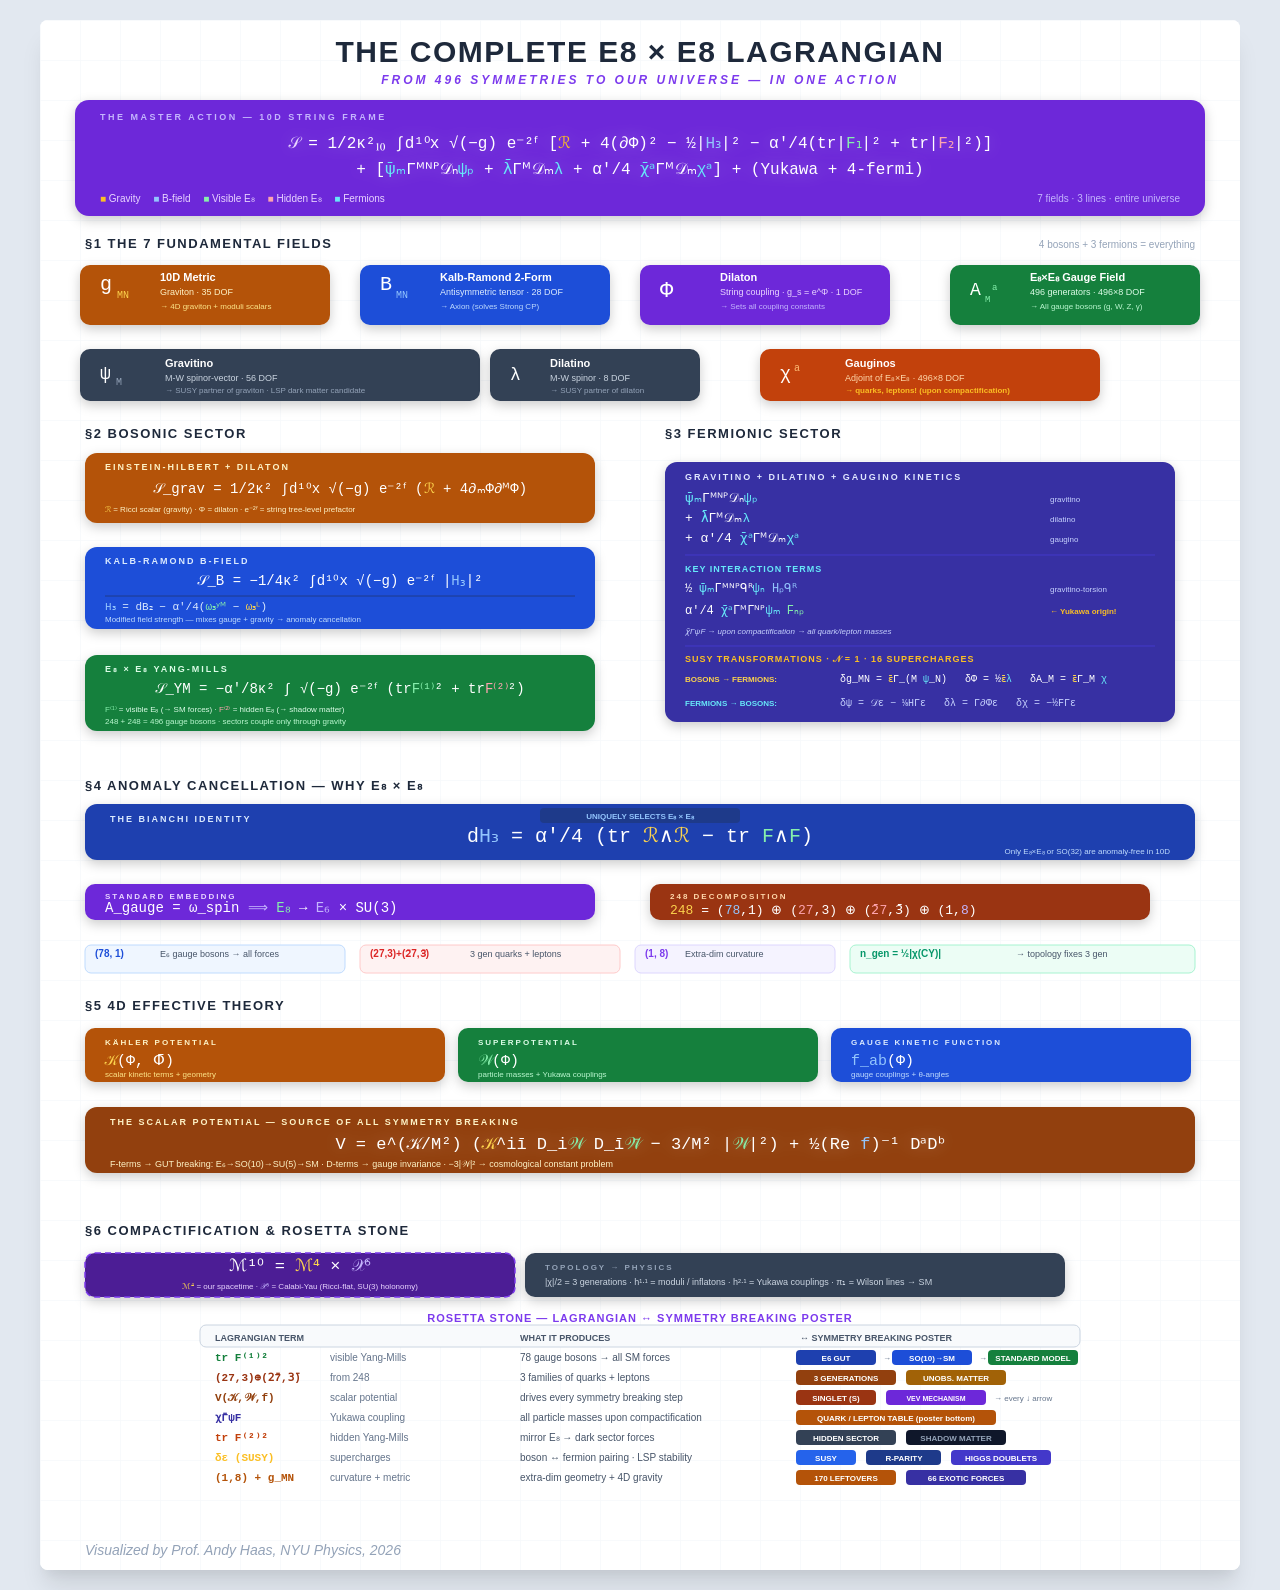
<file: E8_eq.html>
<!DOCTYPE html>
<html lang="en">
<head>
<meta charset="UTF-8">
<meta name="viewport" content="width=device-width, initial-scale=1.0">
<title>E8×E8 Heterotic String Lagrangian</title>
<style>
    body {
        background-color: #e2e8f0;
        display: flex;
        flex-direction: column;
        align-items: center;
        font-family: -apple-system, BlinkMacSystemFont, "Segoe UI", Roboto, Helvetica, Arial, sans-serif;
        margin: 0;
        padding: 20px;
    }
    .poster-container {
        background-color: #ffffff;
        box-shadow: 0 20px 25px -5px rgba(0, 0, 0, 0.1), 0 10px 10px -5px rgba(0, 0, 0, 0.04);
        max-width: 1200px;
        width: 100%;
        border-radius: 8px;
        overflow: hidden;
    }
    @media print {
        body { background: white; padding: 0; margin: 0; }
        .poster-container { box-shadow: none; border-radius: 0; }
    }
    .text-bold { font-weight: 800; }
    .text-semibold { font-weight: 600; }
    .node-shadow { filter: drop-shadow(0 4px 6px rgba(0,0,0,0.2)); }
    .equation-glow { filter: drop-shadow(0 0 8px rgba(255,255,255,0.3)); }
</style>
</head>
<body>
<div class="poster-container">
<svg xmlns="http://www.w3.org/2000/svg" viewBox="0 0 1200 1550"
     style="width:100%; display:block; font-family:-apple-system,BlinkMacSystemFont,'Segoe UI',Roboto,sans-serif;">

    <defs>
        <pattern id="grid" width="40" height="40" patternUnits="userSpaceOnUse">
            <path d="M 40 0 L 0 0 0 40" fill="none" stroke="#f1f5f9" stroke-width="1.5"/>
        </pattern>
    </defs>

    <!-- Background -->
    <rect width="1200" height="1550" fill="#ffffff"/>
    <rect width="1200" height="1550" fill="url(#grid)" opacity="0.6"/>

    <!-- ====================================================================== -->
    <!-- TITLE -->
    <!-- ====================================================================== -->
    <text x="600" y="42" text-anchor="middle" font-size="30" class="text-bold" fill="#1e293b" letter-spacing="1.5">
        THE COMPLETE E8 × E8 LAGRANGIAN
    </text>
    <text x="600" y="64" text-anchor="middle" font-size="12" class="text-semibold" fill="#7c3aed" letter-spacing="3" font-style="italic">
        FROM 496 SYMMETRIES TO OUR UNIVERSE — IN ONE ACTION
    </text>

    <!-- ====================================================================== -->
    <!-- MASTER ACTION -->
    <!-- ====================================================================== -->
    <g transform="translate(600, 138)" class="node-shadow">
        <rect x="-565" y="-58" width="1130" height="116" rx="14" fill="#6d28d9"/>
        <text x="-540" y="-38" font-size="9" class="text-bold" fill="#c4b5fd" letter-spacing="2.5">THE MASTER ACTION — 10D STRING FRAME</text>

        <text x="0" y="-10" text-anchor="middle" font-size="16" fill="#ffffff" font-family="monospace" class="equation-glow">
            <tspan fill="#e9d5ff">𝒮</tspan> = 1/2κ²₁₀ ∫d¹⁰x √(−g) e⁻²ᶠ
            [<tspan fill="#fbbf24">ℛ</tspan> + 4(∂Φ)²
            − ½|<tspan fill="#93c5fd">H₃</tspan>|²
            − α′/4(tr|<tspan fill="#86efac">F₁</tspan>|² + tr|<tspan fill="#fda4af">F₂</tspan>|²)]
        </text>
        <text x="0" y="16" text-anchor="middle" font-size="16" fill="#ffffff" font-family="monospace" class="equation-glow">
            + [<tspan fill="#67e8f9">ψ̄ₘ</tspan>Γᴹᴺᴾ𝒟ₙ<tspan fill="#67e8f9">ψₚ</tspan>
            + <tspan fill="#67e8f9">λ̄</tspan>Γᴹ𝒟ₘ<tspan fill="#67e8f9">λ</tspan>
            + α′/4 <tspan fill="#67e8f9">χ̄ᵃ</tspan>Γᴹ𝒟ₘ<tspan fill="#67e8f9">χᵃ</tspan>]
            + (Yukawa + 4-fermi)
        </text>

        <text x="-540" y="44" font-size="10" fill="#e9d5ff">
            <tspan fill="#fbbf24">■</tspan> Gravity
            <tspan dx="10" fill="#93c5fd">■</tspan> B-field
            <tspan dx="10" fill="#86efac">■</tspan> Visible E₈
            <tspan dx="10" fill="#fda4af">■</tspan> Hidden E₈
            <tspan dx="10" fill="#67e8f9">■</tspan> Fermions
        </text>
        <text x="540" y="44" text-anchor="end" font-size="10" fill="#c4b5fd">7 fields · 3 lines · entire universe</text>
    </g>

    <!-- ====================================================================== -->
    <!-- §1 FIELD CONTENT -->
    <!-- ====================================================================== -->
    <text x="45" y="228" font-size="13" class="text-bold" fill="#1e293b" letter-spacing="1.5">§1  THE 7 FUNDAMENTAL FIELDS</text>
    <text x="1155" y="228" text-anchor="end" font-size="10" fill="#94a3b8">4 bosons + 3 fermions = everything</text>

    <!-- Boson cards — 4 equal width, 2 lines of text each -->
    <!-- g_MN -->
    <g transform="translate(165, 275)" class="node-shadow">
        <rect x="-125" y="-30" width="250" height="60" rx="10" fill="#b45309"/>
        <text x="-105" y="-5" font-size="20" fill="#ffffff" font-family="monospace">g</text>
        <text x="-88" y="3" font-size="10" fill="#fcd34d" font-family="monospace">MN</text>
        <text x="-45" y="-14" font-size="11" class="text-bold" fill="#ffffff">10D Metric</text>
        <text x="-45" y="0" font-size="9" fill="#fef3c7">Graviton · 35 DOF</text>
        <text x="-45" y="14" font-size="8" fill="#fde68a">→ 4D graviton + moduli scalars</text>
    </g>

    <!-- B_MN -->
    <g transform="translate(445, 275)" class="node-shadow">
        <rect x="-125" y="-30" width="250" height="60" rx="10" fill="#1d4ed8"/>
        <text x="-105" y="-5" font-size="20" fill="#ffffff" font-family="monospace">B</text>
        <text x="-89" y="3" font-size="10" fill="#93c5fd" font-family="monospace">MN</text>
        <text x="-45" y="-14" font-size="11" class="text-bold" fill="#ffffff">Kalb-Ramond 2-Form</text>
        <text x="-45" y="0" font-size="9" fill="#dbeafe">Antisymmetric tensor · 28 DOF</text>
        <text x="-45" y="14" font-size="8" fill="#bfdbfe">→ Axion (solves Strong CP)</text>
    </g>

    <!-- Φ -->
    <g transform="translate(725, 275)" class="node-shadow">
        <rect x="-125" y="-30" width="250" height="60" rx="10" fill="#6d28d9"/>
        <text x="-105" y="2" font-size="22" fill="#ffffff" font-family="monospace">Φ</text>
        <text x="-45" y="-14" font-size="11" class="text-bold" fill="#ffffff">Dilaton</text>
        <text x="-45" y="0" font-size="9" fill="#e9d5ff">String coupling · g_s = e^Φ · 1 DOF</text>
        <text x="-45" y="14" font-size="8" fill="#c4b5fd">→ Sets all coupling constants</text>
    </g>

    <!-- A_M^a -->
    <g transform="translate(1035, 275)" class="node-shadow">
        <rect x="-125" y="-30" width="250" height="60" rx="10" fill="#15803d"/>
        <text x="-105" y="0" font-size="18" fill="#ffffff" font-family="monospace">A</text>
        <text x="-90" y="7" font-size="9" fill="#86efac" font-family="monospace">M</text>
        <text x="-83" y="-5" font-size="9" fill="#86efac" font-family="monospace">a</text>
        <text x="-45" y="-14" font-size="11" class="text-bold" fill="#ffffff">E₈×E₈ Gauge Field</text>
        <text x="-45" y="0" font-size="9" fill="#dcfce7">496 generators · 496×8 DOF</text>
        <text x="-45" y="14" font-size="8" fill="#bbf7d0">→ All gauge bosons (g, W, Z, γ)</text>
    </g>

    <!-- Fermion cards — 3 cards -->
    <!-- ψ_M -->
    <g transform="translate(220, 355)" class="node-shadow">
        <rect x="-180" y="-26" width="400" height="52" rx="10" fill="#334155"/>
        <text x="-160" y="4" font-size="18" fill="#ffffff" font-family="monospace">ψ</text>
        <text x="-144" y="10" font-size="10" fill="#94a3b8" font-family="monospace">M</text>
        <text x="-95" y="-8" font-size="11" class="text-bold" fill="#ffffff">Gravitino</text>
        <text x="-95" y="6" font-size="9" fill="#cbd5e1">M-W spinor-vector · 56 DOF</text>
        <text x="-95" y="18" font-size="8" fill="#94a3b8">→ SUSY partner of graviton · LSP dark matter candidate</text>
    </g>

    <!-- λ -->
    <g transform="translate(555, 355)" class="node-shadow">
        <rect x="-105" y="-26" width="210" height="52" rx="10" fill="#334155"/>
        <text x="-85" y="5" font-size="18" fill="#ffffff" font-family="monospace">λ</text>
        <text x="-45" y="-8" font-size="11" class="text-bold" fill="#ffffff">Dilatino</text>
        <text x="-45" y="6" font-size="9" fill="#cbd5e1">M-W spinor · 8 DOF</text>
        <text x="-45" y="18" font-size="8" fill="#94a3b8">→ SUSY partner of dilaton</text>
    </g>

    <!-- χ^a -->
    <g transform="translate(890, 355)" class="node-shadow">
        <rect x="-170" y="-26" width="340" height="52" rx="10" fill="#c2410c"/>
        <text x="-150" y="4" font-size="18" fill="#ffffff" font-family="monospace">χ</text>
        <text x="-136" y="-4" font-size="10" fill="#fdba74" font-family="monospace">a</text>
        <text x="-85" y="-8" font-size="11" class="text-bold" fill="#ffffff">Gauginos</text>
        <text x="-85" y="6" font-size="9" fill="#fed7aa">Adjoint of E₈×E₈ · 496×8 DOF</text>
        <text x="-85" y="18" font-size="8" fill="#fbbf24" class="text-bold">→ quarks, leptons! (upon compactification)</text>
    </g>

    <!-- ====================================================================== -->
    <!-- §2 BOSONIC  |  §3 FERMIONIC -->
    <!-- ====================================================================== -->
    <text x="45" y="418" font-size="13" class="text-bold" fill="#1e293b" letter-spacing="1.5">§2  BOSONIC SECTOR</text>
    <text x="625" y="418" font-size="13" class="text-bold" fill="#1e293b" letter-spacing="1.5">§3  FERMIONIC SECTOR</text>

    <!-- Einstein-Hilbert -->
    <g transform="translate(300, 468)" class="node-shadow">
        <rect x="-255" y="-35" width="510" height="70" rx="12" fill="#b45309"/>
        <text x="-235" y="-18" font-size="9" class="text-bold" fill="#fef3c7" letter-spacing="2">EINSTEIN-HILBERT + DILATON</text>
        <text x="0" y="5" text-anchor="middle" font-size="14" fill="#ffffff" font-family="monospace">
            𝒮_grav = 1/2κ² ∫d¹⁰x √(−g) e⁻²ᶠ (<tspan fill="#fcd34d">ℛ</tspan> + 4∂ₘΦ∂ᴹΦ)
        </text>
        <text x="-235" y="24" font-size="8" fill="#fef3c7">
            <tspan fill="#fcd34d">ℛ</tspan> = Ricci scalar (gravity) · Φ = dilaton · e⁻²ᶠ = string tree-level prefactor
        </text>
    </g>

    <!-- B-field -->
    <g transform="translate(300, 562)" class="node-shadow">
        <rect x="-255" y="-35" width="510" height="82" rx="12" fill="#1d4ed8"/>
        <text x="-235" y="-18" font-size="9" class="text-bold" fill="#dbeafe" letter-spacing="2">KALB-RAMOND B-FIELD</text>
        <text x="0" y="3" text-anchor="middle" font-size="14" fill="#ffffff" font-family="monospace">
            𝒮_B = −1/4κ² ∫d¹⁰x √(−g) e⁻²ᶠ |<tspan fill="#93c5fd">H₃</tspan>|²
        </text>
        <line x1="-235" y1="14" x2="235" y2="14" stroke="#1e3a8a" stroke-width="1"/>
        <text x="-235" y="28" font-size="11" fill="#dbeafe" font-family="monospace"><tspan fill="#93c5fd">H₃</tspan> = dB₂ − α′/4(<tspan fill="#86efac">ω₃ʸᴹ</tspan> − <tspan fill="#fcd34d">ω₃ᴸ</tspan>)</text>
        <text x="-235" y="40" font-size="8" fill="#bfdbfe">Modified field strength — mixes gauge + gravity → anomaly cancellation</text>
    </g>

    <!-- Yang-Mills -->
    <g transform="translate(300, 670)" class="node-shadow">
        <rect x="-255" y="-35" width="510" height="76" rx="12" fill="#15803d"/>
        <text x="-235" y="-18" font-size="9" class="text-bold" fill="#dcfce7" letter-spacing="2">E₈ × E₈ YANG-MILLS</text>
        <text x="0" y="3" text-anchor="middle" font-size="14" fill="#ffffff" font-family="monospace">
            𝒮_YM = −α′/8κ² ∫ √(−g) e⁻²ᶠ (tr<tspan fill="#86efac">F⁽¹⁾</tspan>² + tr<tspan fill="#fda4af">F⁽²⁾</tspan>²)
        </text>
        <text x="-235" y="22" font-size="8" fill="#dcfce7"><tspan fill="#86efac">F⁽¹⁾</tspan> = visible E₈ (→ SM forces) · <tspan fill="#fda4af">F⁽²⁾</tspan> = hidden E₈ (→ shadow matter)</text>
        <text x="-235" y="34" font-size="8" fill="#bbf7d0">248 + 248 = 496 gauge bosons · sectors couple only through gravity</text>
    </g>

    <!-- Fermionic sector — full right column -->
    <g transform="translate(880, 550)" class="node-shadow">
        <rect x="-255" y="-108" width="510" height="260" rx="12" fill="#3730a3"/>
        <text x="-235" y="-90" font-size="9" class="text-bold" fill="#e0e7ff" letter-spacing="2">GRAVITINO + DILATINO + GAUGINO KINETICS</text>

        <text x="-235" y="-68" font-size="13" fill="#ffffff" font-family="monospace"><tspan fill="#67e8f9">ψ̄ₘ</tspan>Γᴹᴺᴾ𝒟ₙ<tspan fill="#67e8f9">ψₚ</tspan></text>
        <text x="130" y="-68" font-size="8" fill="#c7d2fe">gravitino</text>
        <text x="-235" y="-48" font-size="13" fill="#ffffff" font-family="monospace">+ <tspan fill="#67e8f9">λ̄</tspan>Γᴹ𝒟ₘ<tspan fill="#67e8f9">λ</tspan></text>
        <text x="130" y="-48" font-size="8" fill="#c7d2fe">dilatino</text>
        <text x="-235" y="-28" font-size="13" fill="#ffffff" font-family="monospace">+ α′/4 <tspan fill="#67e8f9">χ̄ᵃ</tspan>Γᴹ𝒟ₘ<tspan fill="#67e8f9">χᵃ</tspan></text>
        <text x="130" y="-28" font-size="8" fill="#c7d2fe">gaugino</text>

        <line x1="-235" y1="-15" x2="235" y2="-15" stroke="#4338ca" stroke-width="1"/>
        <text x="-235" y="2" font-size="9" class="text-bold" fill="#67e8f9" letter-spacing="1">KEY INTERACTION TERMS</text>

        <text x="-235" y="22" font-size="12" fill="#ffffff" font-family="monospace">½ <tspan fill="#67e8f9">ψ̄ₘ</tspan>Γᴹᴺᴾᑫᴿ<tspan fill="#67e8f9">ψₙ</tspan> <tspan fill="#93c5fd">Hₚᑫᴿ</tspan></text>
        <text x="130" y="22" font-size="8" fill="#c7d2fe">gravitino-torsion</text>

        <text x="-235" y="44" font-size="12" fill="#ffffff" font-family="monospace">α′/4 <tspan fill="#67e8f9">χ̄ᵃ</tspan>ΓᴹΓᴺᴾ<tspan fill="#67e8f9">ψₘ</tspan> <tspan fill="#86efac">Fₙₚ</tspan></text>
        <text x="130" y="44" font-size="8" fill="#fbbf24" class="text-bold">← Yukawa origin!</text>

        <text x="-235" y="64" font-size="8" fill="#c7d2fe" font-style="italic">χ̄ΓψF → upon compactification → all quark/lepton masses</text>

        <line x1="-235" y1="76" x2="235" y2="76" stroke="#4338ca" stroke-width="1"/>
        <text x="-235" y="92" font-size="9" class="text-bold" fill="#fbbf24" letter-spacing="1">SUSY TRANSFORMATIONS · 𝒩 = 1 · 16 SUPERCHARGES</text>

        <text x="-235" y="112" font-size="8" class="text-bold" fill="#fcd34d">BOSONS → FERMIONS:</text>
        <text x="-80" y="112" font-size="10" fill="#ffffff" font-family="monospace">
            δg_MN = <tspan fill="#fcd34d">ε̄</tspan>Γ_(M <tspan fill="#67e8f9">ψ</tspan>_N)
            &nbsp; δΦ = ½<tspan fill="#fcd34d">ε̄</tspan><tspan fill="#67e8f9">λ</tspan>
            &nbsp; δA_M = <tspan fill="#fcd34d">ε̄</tspan>Γ_M <tspan fill="#67e8f9">χ</tspan>
        </text>

        <text x="-235" y="136" font-size="8" class="text-bold" fill="#67e8f9">FERMIONS → BOSONS:</text>
        <text x="-80" y="136" font-size="10" fill="#c7d2fe" font-family="monospace">
            δψ = 𝒟ε − ⅛HΓε &nbsp; δλ = Γ∂Φε &nbsp; δχ = −½FΓε
        </text>
    </g>

    <!-- ====================================================================== -->
    <!-- §4 ANOMALY CANCELLATION -->
    <!-- ====================================================================== -->
    <text x="45" y="770" font-size="13" class="text-bold" fill="#1e293b" letter-spacing="1.5">§4  ANOMALY CANCELLATION — WHY E₈ × E₈</text>

    <g transform="translate(600, 812)" class="node-shadow">
        <rect x="-555" y="-28" width="1110" height="56" rx="12" fill="#1e40af"/>
        <text x="-530" y="-10" font-size="9" class="text-bold" fill="#dbeafe" letter-spacing="2">THE BIANCHI IDENTITY</text>
        <rect x="-100" y="-24" width="200" height="15" rx="4" fill="#1e3a8a"/>
        <text x="0" y="-13" text-anchor="middle" font-size="8" class="text-bold" fill="#93c5fd">UNIQUELY SELECTS E₈ × E₈</text>
        <text x="0" y="10" text-anchor="middle" font-size="20" fill="#ffffff" font-family="monospace">
            d<tspan fill="#93c5fd">H₃</tspan> = α′/4 (tr <tspan fill="#fcd34d">ℛ</tspan>∧<tspan fill="#fcd34d">ℛ</tspan> − tr <tspan fill="#86efac">F</tspan>∧<tspan fill="#86efac">F</tspan>)
        </text>
        <text x="530" y="22" text-anchor="end" font-size="8" fill="#bfdbfe">Only E₈×E₈ or SO(32) are anomaly-free in 10D</text>
    </g>

    <!-- Standard Embedding + 248 -->
    <g transform="translate(300, 882)" class="node-shadow">
        <rect x="-255" y="-18" width="510" height="36" rx="10" fill="#6d28d9"/>
        <text x="-235" y="-3" font-size="8" class="text-bold" fill="#e9d5ff" letter-spacing="2">STANDARD EMBEDDING</text>
        <text x="-235" y="10" font-size="14" fill="#ffffff" font-family="monospace">
            A_gauge = ω_spin <tspan fill="#c4b5fd">⟹</tspan> <tspan fill="#86efac">E₈</tspan> → <tspan fill="#c4b5fd">E₆</tspan> × SU(3)
        </text>
    </g>

    <g transform="translate(860, 882)" class="node-shadow">
        <rect x="-250" y="-18" width="500" height="36" rx="10" fill="#9a3412"/>
        <text x="-230" y="-3" font-size="8" class="text-bold" fill="#fed7aa" letter-spacing="2">248 DECOMPOSITION</text>
        <text x="-230" y="12" font-size="13" fill="#ffffff" font-family="monospace">
            <tspan fill="#fcd34d">248</tspan> = (<tspan fill="#93c5fd">78</tspan>,1) ⊕ (<tspan fill="#fda4af">27</tspan>,3) ⊕ (<tspan fill="#fda4af">2̄7</tspan>,3̄) ⊕ (1,<tspan fill="#c4b5fd">8</tspan>)
        </text>
    </g>

    <!-- Decomposition labels -->
    <g transform="translate(600, 925)">
        <rect x="-555" y="0" width="260" height="28" rx="6" fill="#eff6ff" stroke="#bfdbfe" stroke-width="1"/>
        <text x="-545" y="12" font-size="10" class="text-bold" fill="#1d4ed8">(78, 1)</text>
        <text x="-480" y="12" font-size="9" fill="#475569">E₆ gauge bosons → all forces</text>

        <rect x="-280" y="0" width="260" height="28" rx="6" fill="#fef2f2" stroke="#fecaca" stroke-width="1"/>
        <text x="-270" y="12" font-size="10" class="text-bold" fill="#dc2626">(27,3)+(2̄7,3̄)</text>
        <text x="-170" y="12" font-size="9" fill="#475569">3 gen quarks + leptons</text>

        <rect x="-5" y="0" width="200" height="28" rx="6" fill="#f5f3ff" stroke="#ddd6fe" stroke-width="1"/>
        <text x="5" y="12" font-size="10" class="text-bold" fill="#7c3aed">(1, 8)</text>
        <text x="45" y="12" font-size="9" fill="#475569">Extra-dim curvature</text>

        <rect x="210" y="0" width="345" height="28" rx="6" fill="#ecfdf5" stroke="#a7f3d0" stroke-width="1"/>
        <text x="220" y="12" font-size="10" class="text-bold" fill="#059669">n_gen = ½|χ(CY)|</text>
        <text x="376" y="12" font-size="9" fill="#475569">→ topology fixes 3 gen</text>
    </g>

    <!-- ====================================================================== -->
    <!-- §5 4D EFFECTIVE THEORY -->
    <!-- ====================================================================== -->
    <text x="45" y="990" font-size="13" class="text-bold" fill="#1e293b" letter-spacing="1.5">§5  4D EFFECTIVE THEORY</text>

    <!-- Three master functions — 3 equal cards with 10px gaps -->
    <g transform="translate(600, 1035)">
        <g transform="translate(-373, 0)" class="node-shadow">
            <rect x="-182" y="-27" width="360" height="54" rx="10" fill="#b45309"/>
            <text x="-162" y="-10" font-size="8" class="text-bold" fill="#fef3c7" letter-spacing="2">KÄHLER POTENTIAL</text>
            <text x="-162" y="10" font-size="15" fill="#ffffff" font-family="monospace"><tspan fill="#fcd34d">𝒦</tspan>(Φ, Φ̄)</text>
            <text x="-162" y="22" font-size="8" fill="#fde68a">scalar kinetic terms + geometry</text>
        </g>
        <g transform="translate(0, 0)" class="node-shadow">
            <rect x="-182" y="-27" width="360" height="54" rx="10" fill="#15803d"/>
            <text x="-162" y="-10" font-size="8" class="text-bold" fill="#dcfce7" letter-spacing="2">SUPERPOTENTIAL</text>
            <text x="-162" y="10" font-size="15" fill="#ffffff" font-family="monospace"><tspan fill="#86efac">𝒲</tspan>(Φ)</text>
            <text x="-162" y="22" font-size="8" fill="#bbf7d0">particle masses + Yukawa couplings</text>
        </g>
        <g transform="translate(373, 0)" class="node-shadow">
            <rect x="-182" y="-27" width="360" height="54" rx="10" fill="#1d4ed8"/>
            <text x="-162" y="-10" font-size="8" class="text-bold" fill="#dbeafe" letter-spacing="2">GAUGE KINETIC FUNCTION</text>
            <text x="-162" y="10" font-size="15" fill="#ffffff" font-family="monospace"><tspan fill="#93c5fd">f_ab</tspan>(Φ)</text>
            <text x="-162" y="22" font-size="8" fill="#bfdbfe">gauge couplings + θ-angles</text>
        </g>
    </g>

    <!-- Scalar potential -->
    <g transform="translate(600, 1115)" class="node-shadow">
        <rect x="-555" y="-28" width="1110" height="66" rx="12" fill="#92400e"/>
        <text x="-530" y="-10" font-size="9" class="text-bold" fill="#fef3c7" letter-spacing="2">THE SCALAR POTENTIAL — SOURCE OF ALL SYMMETRY BREAKING</text>
        <text x="0" y="14" text-anchor="middle" font-size="17" fill="#ffffff" font-family="monospace" class="equation-glow">
            V = e^(𝒦/M²) (<tspan fill="#fcd34d">𝒦</tspan>^iī D_i<tspan fill="#86efac">𝒲</tspan> D_ī<tspan fill="#86efac">𝒲̄</tspan> − 3/M² |<tspan fill="#86efac">𝒲</tspan>|²) + ½(Re <tspan fill="#93c5fd">f</tspan>)⁻¹ DᵃDᵇ
        </text>
        <text x="-530" y="32" font-size="9" fill="#fef3c7">
            F-terms → GUT breaking: E₆→SO(10)→SU(5)→SM · D-terms → gauge invariance · −3|𝒲|² → cosmological constant problem
        </text>
    </g>

    <!-- ====================================================================== -->
    <!-- §6 COMPACTIFICATION + MAP -->
    <!-- ====================================================================== -->
    <text x="45" y="1215" font-size="13" class="text-bold" fill="#1e293b" letter-spacing="1.5">§6  COMPACTIFICATION &amp; ROSETTA STONE</text>

    <!-- Compactification equation — narrower -->
    <g transform="translate(260, 1255)" class="node-shadow">
        <rect x="-215" y="-22" width="430" height="44" rx="10" fill="#4c1d95" stroke="#7c3aed" stroke-width="1.5" stroke-dasharray="6 4"/>
        <text x="0" y="-4" text-anchor="middle" font-size="17" fill="#ffffff" font-family="monospace">ℳ¹⁰ = <tspan fill="#fcd34d">ℳ⁴</tspan> × <tspan fill="#c4b5fd">𝒳⁶</tspan></text>
        <text x="0" y="14" text-anchor="middle" font-size="8" fill="#e9d5ff"><tspan fill="#fcd34d">ℳ⁴</tspan> = our spacetime · <tspan fill="#c4b5fd">𝒳⁶</tspan> = Calabi-Yau (Ricci-flat, SU(3) holonomy)</text>
    </g>

    <!-- Topology → Physics -->
    <g transform="translate(810, 1255)" class="node-shadow">
        <rect x="-325" y="-22" width="540" height="44" rx="10" fill="#334155"/>
        <text x="-305" y="-5" font-size="8" class="text-bold" fill="#94a3b8" letter-spacing="2">TOPOLOGY → PHYSICS</text>
        <text x="-305" y="10" font-size="9" fill="#cbd5e1">|χ|/2 = 3 generations · h¹·¹ = moduli / inflatons · h²·¹ = Yukawa couplings · π₁ = Wilson lines → SM</text>
    </g>

    <!-- ====================================================================== -->
    <!-- ROSETTA STONE — Cross-reference to Symmetry Breaking Poster -->
    <!-- ====================================================================== -->
    <text x="600" y="1302" text-anchor="middle" font-size="11" class="text-bold" fill="#7c3aed" letter-spacing="1">ROSETTA STONE — LAGRANGIAN ↔ SYMMETRY BREAKING POSTER</text>
    <g transform="translate(600, 1325)">
        <!-- Header -->
        <rect x="-440" y="-20" width="880" height="22" rx="6" fill="#f8fafc" stroke="#cbd5e1" stroke-width="1"/>
        <text x="-425" y="-4" font-size="9" class="text-bold" fill="#475569">LAGRANGIAN TERM</text>
        <text x="-120" y="-4" font-size="9" class="text-bold" fill="#475569">WHAT IT PRODUCES</text>
        <text x="160" y="-4" font-size="9" class="text-bold" fill="#475569">↔ SYMMETRY BREAKING POSTER</text>

        <!-- Row 1 -->
        <text x="-425" y="16" font-size="11" fill="#15803d" font-family="monospace" class="text-bold">tr F⁽¹⁾²</text>
        <text x="-310" y="16" font-size="10" fill="#64748b">visible Yang-Mills</text>
        <text x="-120" y="16" font-size="10" fill="#475569">78 gauge bosons → all SM forces</text>
        <rect x="156" y="5" width="80" height="15" rx="4" fill="#1e40af"/>
        <text x="196" y="16" text-anchor="middle" font-size="8" class="text-bold" fill="#ffffff">E6 GUT</text>
        <text x="243" y="16" font-size="8" fill="#64748b">→</text>
        <rect x="252" y="5" width="80" height="15" rx="4" fill="#1d4ed8"/>
        <text x="292" y="16" text-anchor="middle" font-size="8" class="text-bold" fill="#ffffff">SO(10)→SM</text>
        <text x="339" y="16" font-size="8" fill="#64748b">→</text>
        <rect x="348" y="5" width="90" height="15" rx="4" fill="#15803d"/>
        <text x="393" y="16" text-anchor="middle" font-size="8" class="text-bold" fill="#ffffff">STANDARD MODEL</text>

        <!-- Row 2 -->
        <text x="-425" y="36" font-size="11" fill="#9a3412" font-family="monospace" class="text-bold">(27,3)⊕(2̄7,3̄)</text>
        <text x="-310" y="36" font-size="10" fill="#64748b">from 248</text>
        <text x="-120" y="36" font-size="10" fill="#475569">3 families of quarks + leptons</text>
        <rect x="156" y="25" width="100" height="15" rx="4" fill="#92400e"/>
        <text x="206" y="36" text-anchor="middle" font-size="8" class="text-bold" fill="#ffffff">3 GENERATIONS</text>
        <rect x="266" y="25" width="100" height="15" rx="4" fill="#a16207"/>
        <text x="316" y="36" text-anchor="middle" font-size="8" class="text-bold" fill="#ffffff">UNOBS. MATTER</text>

        <!-- Row 3 -->
        <text x="-425" y="56" font-size="11" fill="#92400e" font-family="monospace" class="text-bold">V(𝒦,𝒲,f)</text>
        <text x="-310" y="56" font-size="10" fill="#64748b">scalar potential</text>
        <text x="-120" y="56" font-size="10" fill="#475569">drives every symmetry breaking step</text>
        <rect x="156" y="45" width="80" height="15" rx="4" fill="#9a3412"/>
        <text x="196" y="56" text-anchor="middle" font-size="8" class="text-bold" fill="#ffffff">SINGLET (S)</text>
        <rect x="246" y="45" width="100" height="15" rx="4" fill="#6d28d9"/>
        <text x="296" y="56" text-anchor="middle" font-size="7" class="text-bold" fill="#ffffff">VEV MECHANISM</text>
        <text x="354" y="56" font-size="8" fill="#64748b">→ every ↓ arrow</text>

        <!-- Row 4 -->
        <text x="-425" y="76" font-size="11" fill="#3730a3" font-family="monospace" class="text-bold">χ̄ΓψF</text>
        <text x="-310" y="76" font-size="10" fill="#64748b">Yukawa coupling</text>
        <text x="-120" y="76" font-size="10" fill="#475569">all particle masses upon compactification</text>
        <rect x="156" y="65" width="200" height="15" rx="4" fill="#b45309"/>
        <text x="256" y="76" text-anchor="middle" font-size="8" class="text-bold" fill="#ffffff">QUARK / LEPTON TABLE (poster bottom)</text>

        <!-- Row 5 -->
        <text x="-425" y="96" font-size="11" fill="#c2410c" font-family="monospace" class="text-bold">tr F⁽²⁾²</text>
        <text x="-310" y="96" font-size="10" fill="#64748b">hidden Yang-Mills</text>
        <text x="-120" y="96" font-size="10" fill="#475569">mirror E₈ → dark sector forces</text>
        <rect x="156" y="85" width="100" height="15" rx="4" fill="#334155"/>
        <text x="206" y="96" text-anchor="middle" font-size="8" class="text-bold" fill="#ffffff">HIDDEN SECTOR</text>
        <rect x="266" y="85" width="100" height="15" rx="4" fill="#0f172a"/>
        <text x="316" y="96" text-anchor="middle" font-size="8" class="text-bold" fill="#94a3b8">SHADOW MATTER</text>

        <!-- Row 6 -->
        <text x="-425" y="116" font-size="11" fill="#fbbf24" font-family="monospace" class="text-bold">δε (SUSY)</text>
        <text x="-310" y="116" font-size="10" fill="#64748b">supercharges</text>
        <text x="-120" y="116" font-size="10" fill="#475569">boson ↔ fermion pairing · LSP stability</text>
        <rect x="156" y="105" width="60" height="15" rx="4" fill="#2563eb"/>
        <text x="186" y="116" text-anchor="middle" font-size="8" class="text-bold" fill="#ffffff">SUSY</text>
        <rect x="226" y="105" width="75" height="15" rx="4" fill="#1e3a8a"/>
        <text x="264" y="116" text-anchor="middle" font-size="8" class="text-bold" fill="#ffffff">R-PARITY</text>
        <rect x="311" y="105" width="100" height="15" rx="4" fill="#4338ca"/>
        <text x="361" y="116" text-anchor="middle" font-size="8" class="text-bold" fill="#ffffff">HIGGS DOUBLETS</text>

        <!-- Row 7 -->
        <text x="-425" y="136" font-size="11" fill="#b45309" font-family="monospace" class="text-bold">(1,8) + g_MN</text>
        <text x="-310" y="136" font-size="10" fill="#64748b">curvature + metric</text>
        <text x="-120" y="136" font-size="10" fill="#475569">extra-dim geometry + 4D gravity</text>
        <rect x="156" y="125" width="100" height="15" rx="4" fill="#b45309"/>
        <text x="206" y="136" text-anchor="middle" font-size="8" class="text-bold" fill="#ffffff">170 LEFTOVERS</text>
        <rect x="266" y="125" width="120" height="15" rx="4" fill="#3730a3"/>
        <text x="326" y="136" text-anchor="middle" font-size="8" class="text-bold" fill="#ffffff">66 EXOTIC FORCES</text>
    </g>

    <text x="45" y="1535" font-size="14" fill="#94a3b8" font-style="italic">Visualized by Prof. Andy Haas, NYU Physics, 2026</text>

</svg>
</div>
</body>
</html>
</file>
<file: EMviewer/styles.css>
:root{
  --ink:#05141a;
  --panel:#0d272f;
  --panel-2:#12333d;
  --rule:#1d4552;
  --text:#dfeef0;
  --text-dim:#8bb0b8;
  --text-faint:#5f8a94;
  --signal:#e8a33d;
  --signal-soft:#ffd98a;
  --rail:340px;
}
*{box-sizing:border-box}
html,body{height:100%;margin:0}
@supports (height:100dvh){html,body,.shell{height:100dvh}}
body{
  background:var(--ink);
  color:var(--text);
  font-family:'IBM Plex Sans',system-ui,-apple-system,'Segoe UI',sans-serif;
  font-size:14px;line-height:1.5;overflow:hidden;overscroll-behavior:none;
}
.shell{display:flex;height:100%;width:100%}

/* ---------- stage ---------- */
.stage{position:relative;flex:1;min-width:0;background:var(--ink)}
canvas{display:block;width:100%;height:100%;touch-action:none;cursor:crosshair}
.stage-head{
  position:absolute;top:0;left:0;right:0;padding:14px 18px 26px;
  background:linear-gradient(180deg,rgba(5,20,26,.92),rgba(5,20,26,0));
  pointer-events:none;display:flex;align-items:baseline;gap:14px;flex-wrap:wrap;
}
.stage-head h1{margin:0;font-size:17px;font-weight:600;letter-spacing:-.01em}
.stage-head p{margin:0;color:var(--text-faint);font-size:12.5px}

.readout,.legend{
  position:absolute;background:rgba(8,26,32,.86);border:1px solid var(--rule);
  border-radius:10px;backdrop-filter:blur(8px);pointer-events:none;
}
.readout{
  left:18px;bottom:18px;padding:10px 12px;min-width:196px;
  font-family:'IBM Plex Mono',ui-monospace,monospace;font-size:12px;
}
.readout .rk{color:var(--text-faint)}
.readout .rv{float:right;color:var(--text);font-variant-numeric:tabular-nums}
.readout .rl{display:block}
.readout .rhead{
  font-family:'IBM Plex Sans',sans-serif;color:var(--text-dim);
  font-size:11.5px;margin-bottom:6px;
}
.legend{right:18px;bottom:18px;padding:9px 12px 10px}
.legend .bar{height:9px;width:150px;border-radius:2px;margin:5px 0 4px}
.legend .ends{display:flex;justify-content:space-between;gap:14px;
  font-family:'IBM Plex Mono',monospace;font-size:10.5px;color:var(--text-faint)}
.legend .cap{font-size:11.5px;color:var(--text-dim)}

/* ---------- rail ---------- */
.rail{
  width:var(--rail);flex:0 0 var(--rail);height:100%;overflow-y:auto;
  background:var(--panel);border-left:1px solid var(--rule);padding:16px 16px 28px;
}
.rail h2{font-size:12.5px;font-weight:600;color:var(--text-dim);margin:0 0 9px}
.group{padding-bottom:16px;margin-bottom:16px;border-bottom:1px solid var(--rule)}
.group:last-child{border-bottom:0;margin-bottom:0}

.seg{display:flex;border:1px solid var(--rule);border-radius:9px;overflow:hidden}
.seg button{
  flex:1;appearance:none;border:0;background:transparent;color:var(--text-dim);
  font:inherit;font-size:13px;padding:9px 4px;cursor:pointer;
  border-right:1px solid var(--rule);transition:background .12s,color .12s;
}
.seg button:last-child{border-right:0}
.seg button:hover{background:var(--panel-2);color:var(--text)}
.seg button[aria-pressed=true]{background:var(--panel-2);color:var(--signal-soft);box-shadow:inset 0 -2px 0 var(--signal)}
.seg button:focus-visible{outline:2px solid var(--signal);outline-offset:-2px}
.mode-note{margin:9px 0 0;font-size:12.5px;color:var(--text-faint);line-height:1.45}

.row{display:flex;align-items:center;justify-content:space-between;gap:10px;margin:10px 0 2px}
.row label{font-size:13px;color:var(--text-dim)}
.row .val{font-family:'IBM Plex Mono',monospace;font-size:12px;font-variant-numeric:tabular-nums}
input[type=range]{-webkit-appearance:none;appearance:none;width:100%;height:22px;background:transparent;cursor:pointer;margin:0}
input[type=range]::-webkit-slider-runnable-track{height:3px;background:var(--rule);border-radius:2px}
input[type=range]::-moz-range-track{height:3px;background:var(--rule);border-radius:2px}
input[type=range]::-webkit-slider-thumb{-webkit-appearance:none;width:15px;height:15px;border-radius:50%;background:var(--signal);margin-top:-6px;border:0}
input[type=range]::-moz-range-thumb{width:15px;height:15px;border-radius:50%;background:var(--signal);border:0}
input[type=range]:focus-visible{outline:2px solid var(--signal);outline-offset:3px;border-radius:4px}

.checks{display:flex;flex-direction:column;gap:7px}
.check{display:flex;align-items:center;gap:9px;font-size:13px;color:var(--text-dim);cursor:pointer}
.check input{accent-color:var(--signal);width:15px;height:15px;margin:0}

.chips{display:flex;flex-wrap:wrap;gap:6px}
.chips button{
  appearance:none;border:1px solid var(--rule);background:transparent;color:var(--text-dim);
  font:inherit;font-size:12.5px;padding:6px 11px;border-radius:20px;cursor:pointer;transition:border-color .12s,color .12s;
}
.chips button:hover{border-color:var(--signal);color:var(--signal-soft)}
.chips button:focus-visible{outline:2px solid var(--signal);outline-offset:2px}

.facts{font-family:'IBM Plex Mono',monospace;font-size:12px}
.facts div{display:flex;justify-content:space-between;gap:12px;padding:3px 0}
.facts span:first-child{color:var(--text-faint);font-family:'IBM Plex Sans',sans-serif;font-size:12.5px}
.facts span:last-child{font-variant-numeric:tabular-nums;white-space:nowrap}

.prose{font-size:12.8px;color:var(--text-faint);line-height:1.55}
.prose b{color:var(--text-dim);font-weight:500}
.hint{font-size:12.3px;color:var(--text-faint);line-height:1.5}

.railtoggle{
  display:none;position:absolute;top:12px;right:12px;z-index:5;appearance:none;
  border:1px solid var(--rule);background:rgba(8,26,32,.9);color:var(--text);
  font:inherit;font-size:13px;padding:8px 13px;border-radius:8px;cursor:pointer;
}

@media (max-width:820px){
  :root{--rail:100%}
  .shell{flex-direction:column}
  .stage{flex:1 1 auto;min-height:0}
  .rail{
    position:absolute;inset:auto 0 0 0;height:64%;width:100%;
    border-left:0;border-top:1px solid var(--rule);border-radius:14px 14px 0 0;
    transform:translateY(100%);transition:transform .22s ease;z-index:4;
    padding-bottom:calc(28px + env(safe-area-inset-bottom));
  }
  .rail.open{transform:translateY(0)}
  .railtoggle{display:block}
  /* Leave a lane for the Controls button so the title never runs under it. */
  .stage-head{padding:12px 108px 22px 14px}
  .stage-head h1{font-size:16px}
  /* Readout moves off the wrapping title and shares the bottom edge with the
     legend, which is where both sit on a wide screen anyway. */
  .readout{
    top:auto;bottom:calc(12px + env(safe-area-inset-bottom));
    left:calc(12px + env(safe-area-inset-left));
    min-width:150px;font-size:11px;padding:8px 10px;
  }
  .legend{
    bottom:calc(12px + env(safe-area-inset-bottom));
    right:calc(12px + env(safe-area-inset-right));padding:8px 10px;
  }
  .legend .bar{width:96px}
}
@media (max-width:560px){
  /* Double-click has no touch equivalent; drop it rather than wrap four lines. */
  .hint-more{display:none}
}
@media (orientation:landscape) and (max-height:480px){
  .stage-head{padding-bottom:14px}
  .stage-head p{display:none}
  .readout,.legend{font-size:10.5px}
  .readout{min-width:136px}
  .legend .bar{width:84px}
}
@media (prefers-reduced-motion:reduce){*{transition:none!important;animation:none!important}}
</file>
<file: EMviewer3D/styles.css>
:root{
  --ink:#05141a;
  --panel:#0d272f;
  --panel-2:#12333d;
  --rule:#1d4552;
  --text:#dfeef0;
  --text-dim:#8bb0b8;
  --text-faint:#5f8a94;
  --signal:#e8a33d;
  --signal-soft:#ffd98a;
  --rail:356px;
}
*{box-sizing:border-box}
html,body{height:100%;margin:0}
@supports (height:100dvh){html,body,.shell{height:100dvh}}
body{
  background:var(--ink);
  color:var(--text);
  font-family:'IBM Plex Sans',system-ui,-apple-system,'Segoe UI',sans-serif;
  font-size:14px;line-height:1.5;overflow:hidden;overscroll-behavior:none;
}
.shell{display:flex;height:100%;width:100%}

/* ---------- stage ---------- */
.stage{position:relative;flex:1;min-width:0;background:var(--ink)}
canvas{display:block;width:100%;height:100%;touch-action:none;cursor:grab}
canvas.grabbing{cursor:grabbing}
.stage-head{
  position:absolute;top:0;left:0;right:0;padding:14px 18px 26px;
  background:linear-gradient(180deg,rgba(5,20,26,.92),rgba(5,20,26,0));
  pointer-events:none;display:flex;align-items:baseline;gap:14px;flex-wrap:wrap;
}
.stage-head h1{margin:0;font-size:17px;font-weight:600;letter-spacing:-.01em}
.stage-head p{margin:0;color:var(--text-faint);font-size:12.5px}

.readout,.legend{
  position:absolute;background:rgba(8,26,32,.86);border:1px solid var(--rule);
  border-radius:10px;backdrop-filter:blur(8px);pointer-events:none;
}
.readout{
  left:18px;bottom:18px;padding:10px 12px;min-width:196px;
  font-family:'IBM Plex Mono',ui-monospace,monospace;font-size:12px;
}
.readout .rk{color:var(--text-faint)}
.readout .rv{float:right;color:var(--text);font-variant-numeric:tabular-nums}
.readout .rl{display:block}
.readout .rhead{
  font-family:'IBM Plex Sans',sans-serif;color:var(--text-dim);
  font-size:11.5px;margin-bottom:6px;
}
.legend{right:18px;bottom:18px;padding:9px 12px 10px}
.legend .bar{height:9px;width:150px;border-radius:2px;margin:5px 0 4px}
.legend .ends{display:flex;justify-content:space-between;gap:14px;
  font-family:'IBM Plex Mono',monospace;font-size:10.5px;color:var(--text-faint)}
.legend .cap{font-size:11.5px;color:var(--text-dim)}

/* ---------- rail ---------- */
.rail{
  width:var(--rail);flex:0 0 var(--rail);height:100%;overflow-y:auto;
  background:var(--panel);border-left:1px solid var(--rule);padding:16px 16px 28px;
}
.rail h2{font-size:12.5px;font-weight:600;color:var(--text-dim);margin:0 0 9px}
.group{padding-bottom:16px;margin-bottom:16px;border-bottom:1px solid var(--rule)}
.group:last-child{border-bottom:0;margin-bottom:0}

.seg{display:flex;border:1px solid var(--rule);border-radius:9px;overflow:hidden}
.seg button{
  flex:1;appearance:none;border:0;background:transparent;color:var(--text-dim);
  font:inherit;font-size:13px;padding:9px 4px;cursor:pointer;
  border-right:1px solid var(--rule);transition:background .12s,color .12s;
}
.seg button:last-child{border-right:0}
.seg button:hover{background:var(--panel-2);color:var(--text)}
.seg button[aria-pressed=true]{background:var(--panel-2);color:var(--signal-soft);box-shadow:inset 0 -2px 0 var(--signal)}
.seg button:focus-visible{outline:2px solid var(--signal);outline-offset:-2px}
#axisseg button{font-family:'IBM Plex Mono',monospace;font-size:12.5px}
.mode-note{margin:9px 0 0;font-size:12.5px;color:var(--text-faint);line-height:1.45}

.row{display:flex;align-items:center;justify-content:space-between;gap:10px;margin:10px 0 2px}
.row label{font-size:13px;color:var(--text-dim)}
.row .val{font-family:'IBM Plex Mono',monospace;font-size:12px;font-variant-numeric:tabular-nums}
input[type=range]{-webkit-appearance:none;appearance:none;width:100%;height:22px;background:transparent;cursor:pointer;margin:0}
input[type=range]::-webkit-slider-runnable-track{height:3px;background:var(--rule);border-radius:2px}
input[type=range]::-moz-range-track{height:3px;background:var(--rule);border-radius:2px}
input[type=range]::-webkit-slider-thumb{-webkit-appearance:none;width:15px;height:15px;border-radius:50%;background:var(--signal);margin-top:-6px;border:0}
input[type=range]::-moz-range-thumb{width:15px;height:15px;border-radius:50%;background:var(--signal);border:0}
input[type=range]:focus-visible{outline:2px solid var(--signal);outline-offset:3px;border-radius:4px}

.checks{display:flex;flex-direction:column;gap:7px}
.check{display:flex;align-items:center;gap:9px;font-size:13px;color:var(--text-dim);cursor:pointer}
.check input{accent-color:var(--signal);width:15px;height:15px;margin:0}

.chips{display:flex;flex-wrap:wrap;gap:6px}
.chips button{
  appearance:none;border:1px solid var(--rule);background:transparent;color:var(--text-dim);
  font:inherit;font-size:12.5px;padding:6px 11px;border-radius:20px;cursor:pointer;transition:border-color .12s,color .12s;
}
.chips button:hover{border-color:var(--signal);color:var(--signal-soft)}
.chips button:focus-visible{outline:2px solid var(--signal);outline-offset:2px}

.facts{font-family:'IBM Plex Mono',monospace;font-size:12px}
.facts div{display:flex;justify-content:space-between;gap:12px;padding:3px 0}
.facts span:first-child{color:var(--text-faint);font-family:'IBM Plex Sans',sans-serif;font-size:12.5px}
.facts span:last-child{font-variant-numeric:tabular-nums;white-space:nowrap}

.prose{font-size:12.8px;color:var(--text-faint);line-height:1.55}
.prose b{color:var(--text-dim);font-weight:500}
.hint{font-size:12.3px;color:var(--text-faint);line-height:1.5}

.railtoggle{
  display:none;position:absolute;top:12px;right:12px;z-index:5;appearance:none;
  border:1px solid var(--rule);background:rgba(8,26,32,.9);color:var(--text);
  font:inherit;font-size:13px;padding:8px 13px;border-radius:8px;cursor:pointer;
}

@media (max-width:820px){
  :root{--rail:100%}
  .shell{flex-direction:column}
  .stage{flex:1 1 auto;min-height:0}
  .rail{
    position:absolute;inset:auto 0 0 0;height:64%;width:100%;
    border-left:0;border-top:1px solid var(--rule);border-radius:14px 14px 0 0;
    transform:translateY(100%);transition:transform .22s ease;z-index:4;
    padding-bottom:calc(28px + env(safe-area-inset-bottom));
  }
  .rail.open{transform:translateY(0)}
  .railtoggle{display:block}
  /* Leave a lane for the Controls button so the title never runs under it. */
  .stage-head{padding:12px 108px 22px 14px}
  .stage-head h1{font-size:16px}
  /* Readout moves off the wrapping title and shares the bottom edge with the
     legend, which is where both sit on a wide screen anyway. */
  .readout{
    top:auto;bottom:calc(12px + env(safe-area-inset-bottom));
    left:calc(12px + env(safe-area-inset-left));
    min-width:150px;font-size:11px;padding:8px 10px;
  }
  .legend{
    bottom:calc(12px + env(safe-area-inset-bottom));
    right:calc(12px + env(safe-area-inset-right));padding:8px 10px;
  }
  .legend .bar{width:96px}
}
@media (max-width:560px){
  /* Double-click has no touch equivalent; drop it rather than wrap four lines. */
  .hint-more{display:none}
}
@media (orientation:landscape) and (max-height:480px){
  .stage-head{padding-bottom:14px}
  .stage-head p{display:none}
  .readout,.legend{font-size:10.5px}
  .readout{min-width:136px}
  .legend .bar{width:84px}
}
@media (prefers-reduced-motion:reduce){*{transition:none!important;animation:none!important}}
</file>
<file: EMviewer4D/styles.css>
:root{
  --ink:#05141a;
  --panel:#0d272f;
  --panel-2:#12333d;
  --rule:#1d4552;
  --text:#dfeef0;
  --text-dim:#8bb0b8;
  --text-faint:#5f8a94;
  --signal:#e8a33d;
  --signal-soft:#ffd98a;
  --rail:356px;
}
*{box-sizing:border-box}
html,body{height:100%;margin:0}
@supports (height:100dvh){html,body,.shell{height:100dvh}}
body{
  background:var(--ink);
  color:var(--text);
  font-family:'IBM Plex Sans',system-ui,-apple-system,'Segoe UI',sans-serif;
  font-size:14px;line-height:1.5;overflow:hidden;overscroll-behavior:none;
}
.shell{display:flex;height:100%;width:100%}

/* ---------- stage ---------- */
.stage{position:relative;flex:1;min-width:0;background:var(--ink)}
canvas{display:block;width:100%;height:100%;touch-action:none;cursor:grab}
canvas.grabbing{cursor:grabbing}
.stage-head{
  position:absolute;top:0;left:0;right:0;padding:14px 18px 26px;
  background:linear-gradient(180deg,rgba(5,20,26,.92),rgba(5,20,26,0));
  pointer-events:none;display:flex;align-items:baseline;gap:14px;flex-wrap:wrap;
}
.stage-head h1{margin:0;font-size:17px;font-weight:600;letter-spacing:-.01em}
.stage-head p{margin:0;color:var(--text-faint);font-size:12.5px}

.readout,.legend{
  position:absolute;background:rgba(8,26,32,.86);border:1px solid var(--rule);
  border-radius:10px;backdrop-filter:blur(8px);pointer-events:none;
}
.readout{
  left:18px;bottom:18px;padding:10px 12px;min-width:196px;
  font-family:'IBM Plex Mono',ui-monospace,monospace;font-size:12px;
}
.readout .rk{color:var(--text-faint)}
.readout .rv{float:right;color:var(--text);font-variant-numeric:tabular-nums}
.readout .rl{display:block}
.readout .rhead{
  font-family:'IBM Plex Sans',sans-serif;color:var(--text-dim);
  font-size:11.5px;margin-bottom:6px;
}
.legend{right:18px;bottom:18px;padding:9px 12px 10px}
.legend .bar{height:9px;width:150px;border-radius:2px;margin:5px 0 4px}
.legend .ends{display:flex;justify-content:space-between;gap:14px;
  font-family:'IBM Plex Mono',monospace;font-size:10.5px;color:var(--text-faint)}
.legend .cap{font-size:11.5px;color:var(--text-dim)}

/* ---------- rail ---------- */
.rail{
  width:var(--rail);flex:0 0 var(--rail);height:100%;overflow-y:auto;
  background:var(--panel);border-left:1px solid var(--rule);padding:16px 16px 28px;
}
.rail h2{font-size:12.5px;font-weight:600;color:var(--text-dim);margin:0 0 9px}
.group{padding-bottom:16px;margin-bottom:16px;border-bottom:1px solid var(--rule)}
.group:last-child{border-bottom:0;margin-bottom:0}

.seg{display:flex;border:1px solid var(--rule);border-radius:9px;overflow:hidden}
.seg button{
  flex:1;appearance:none;border:0;background:transparent;color:var(--text-dim);
  font:inherit;font-size:13px;padding:9px 4px;cursor:pointer;
  border-right:1px solid var(--rule);transition:background .12s,color .12s;
}
.seg button:last-child{border-right:0}
.seg button:hover{background:var(--panel-2);color:var(--text)}
.seg button[aria-pressed=true]{background:var(--panel-2);color:var(--signal-soft);box-shadow:inset 0 -2px 0 var(--signal)}
.seg button:focus-visible{outline:2px solid var(--signal);outline-offset:-2px}
#axisseg button{font-family:'IBM Plex Mono',monospace;font-size:12.5px}
.mode-note{margin:9px 0 0;font-size:12.5px;color:var(--text-faint);line-height:1.45}

.row{display:flex;align-items:center;justify-content:space-between;gap:10px;margin:10px 0 2px}
.row label{font-size:13px;color:var(--text-dim)}
.row .val{font-family:'IBM Plex Mono',monospace;font-size:12px;font-variant-numeric:tabular-nums}
input[type=range]{-webkit-appearance:none;appearance:none;width:100%;height:22px;background:transparent;cursor:pointer;margin:0}
input[type=range]::-webkit-slider-runnable-track{height:3px;background:var(--rule);border-radius:2px}
input[type=range]::-moz-range-track{height:3px;background:var(--rule);border-radius:2px}
input[type=range]::-webkit-slider-thumb{-webkit-appearance:none;width:15px;height:15px;border-radius:50%;background:var(--signal);margin-top:-6px;border:0}
input[type=range]::-moz-range-thumb{width:15px;height:15px;border-radius:50%;background:var(--signal);border:0}
input[type=range]:focus-visible{outline:2px solid var(--signal);outline-offset:3px;border-radius:4px}

.checks{display:flex;flex-direction:column;gap:7px}
.check{display:flex;align-items:center;gap:9px;font-size:13px;color:var(--text-dim);cursor:pointer}
.check input{accent-color:var(--signal);width:15px;height:15px;margin:0}

.chips{display:flex;flex-wrap:wrap;gap:6px}
.chips button{
  appearance:none;border:1px solid var(--rule);background:transparent;color:var(--text-dim);
  font:inherit;font-size:12.5px;padding:6px 11px;border-radius:20px;cursor:pointer;transition:border-color .12s,color .12s;
}
.chips button:hover{border-color:var(--signal);color:var(--signal-soft)}
.chips button:focus-visible{outline:2px solid var(--signal);outline-offset:2px}

.facts{font-family:'IBM Plex Mono',monospace;font-size:12px}
.facts div{display:flex;justify-content:space-between;gap:12px;padding:3px 0}
.facts span:first-child{color:var(--text-faint);font-family:'IBM Plex Sans',sans-serif;font-size:12.5px}
.facts span:last-child{font-variant-numeric:tabular-nums;white-space:nowrap}

.prose{font-size:12.8px;color:var(--text-faint);line-height:1.55}
.prose b{color:var(--text-dim);font-weight:500}
.hint{font-size:12.3px;color:var(--text-faint);line-height:1.5}

.railtoggle{
  display:none;position:absolute;top:12px;right:12px;z-index:5;appearance:none;
  border:1px solid var(--rule);background:rgba(8,26,32,.9);color:var(--text);
  font:inherit;font-size:13px;padding:8px 13px;border-radius:8px;cursor:pointer;
}

@media (max-width:820px){
  :root{--rail:100%}
  .shell{flex-direction:column}
  .stage{flex:1 1 auto;min-height:0}
  .rail{
    position:absolute;inset:auto 0 0 0;height:64%;width:100%;
    border-left:0;border-top:1px solid var(--rule);border-radius:14px 14px 0 0;
    transform:translateY(100%);transition:transform .22s ease;z-index:4;
    padding-bottom:calc(28px + env(safe-area-inset-bottom));
  }
  .rail.open{transform:translateY(0)}
  .railtoggle{display:block}
  /* Leave a lane for the Controls button so the title never runs under it. */
  .stage-head{padding:12px 108px 22px 14px}
  .stage-head h1{font-size:16px}
  /* Readout moves off the wrapping title and shares the bottom edge with the
     legend, which is where both sit on a wide screen anyway. */
  .readout{
    top:auto;bottom:calc(12px + env(safe-area-inset-bottom));
    left:calc(12px + env(safe-area-inset-left));
    min-width:150px;font-size:11px;padding:8px 10px;
  }
  .legend{
    bottom:calc(12px + env(safe-area-inset-bottom));
    right:calc(12px + env(safe-area-inset-right));padding:8px 10px;
  }
  .legend .bar{width:96px}
}
@media (max-width:560px){
  /* Double-click has no touch equivalent; drop it rather than wrap four lines. */
  .hint-more{display:none}
}
@media (orientation:landscape) and (max-height:480px){
  .stage-head{padding-bottom:14px}
  .stage-head p{display:none}
  .readout,.legend{font-size:10.5px}
  .readout{min-width:136px}
  .legend .bar{width:84px}
}
@media (prefers-reduced-motion:reduce){*{transition:none!important;animation:none!important}}

/* ---------- switch-on bench additions ---------- */
.clock{
  position:absolute;top:14px;left:50%;transform:translateX(-50%);
  text-align:center;pointer-events:none;
}
.clock .tnow{
  display:block;font-family:'IBM Plex Mono',monospace;font-size:21px;
  color:var(--signal-soft);letter-spacing:-.01em;font-variant-numeric:tabular-nums;
}
.clock .tsub{display:block;font-size:11.5px;color:var(--text-faint);margin-top:2px}
.trace{
  display:block;width:100%;height:75px;margin:11px 0 2px;
  border:1px solid var(--rule);border-radius:8px;background:var(--panel-2);
}
#transport{margin-bottom:2px}
@media (max-width:820px){
  .clock{top:auto;bottom:calc(78px + env(safe-area-inset-bottom));}
  .clock .tnow{font-size:17px}
}

/* a legend row per field being shown */
.legend{padding:9px 12px 10px}
.legrow + .legrow{margin-top:8px;padding-top:8px;border-top:1px solid var(--rule)}
</file>
